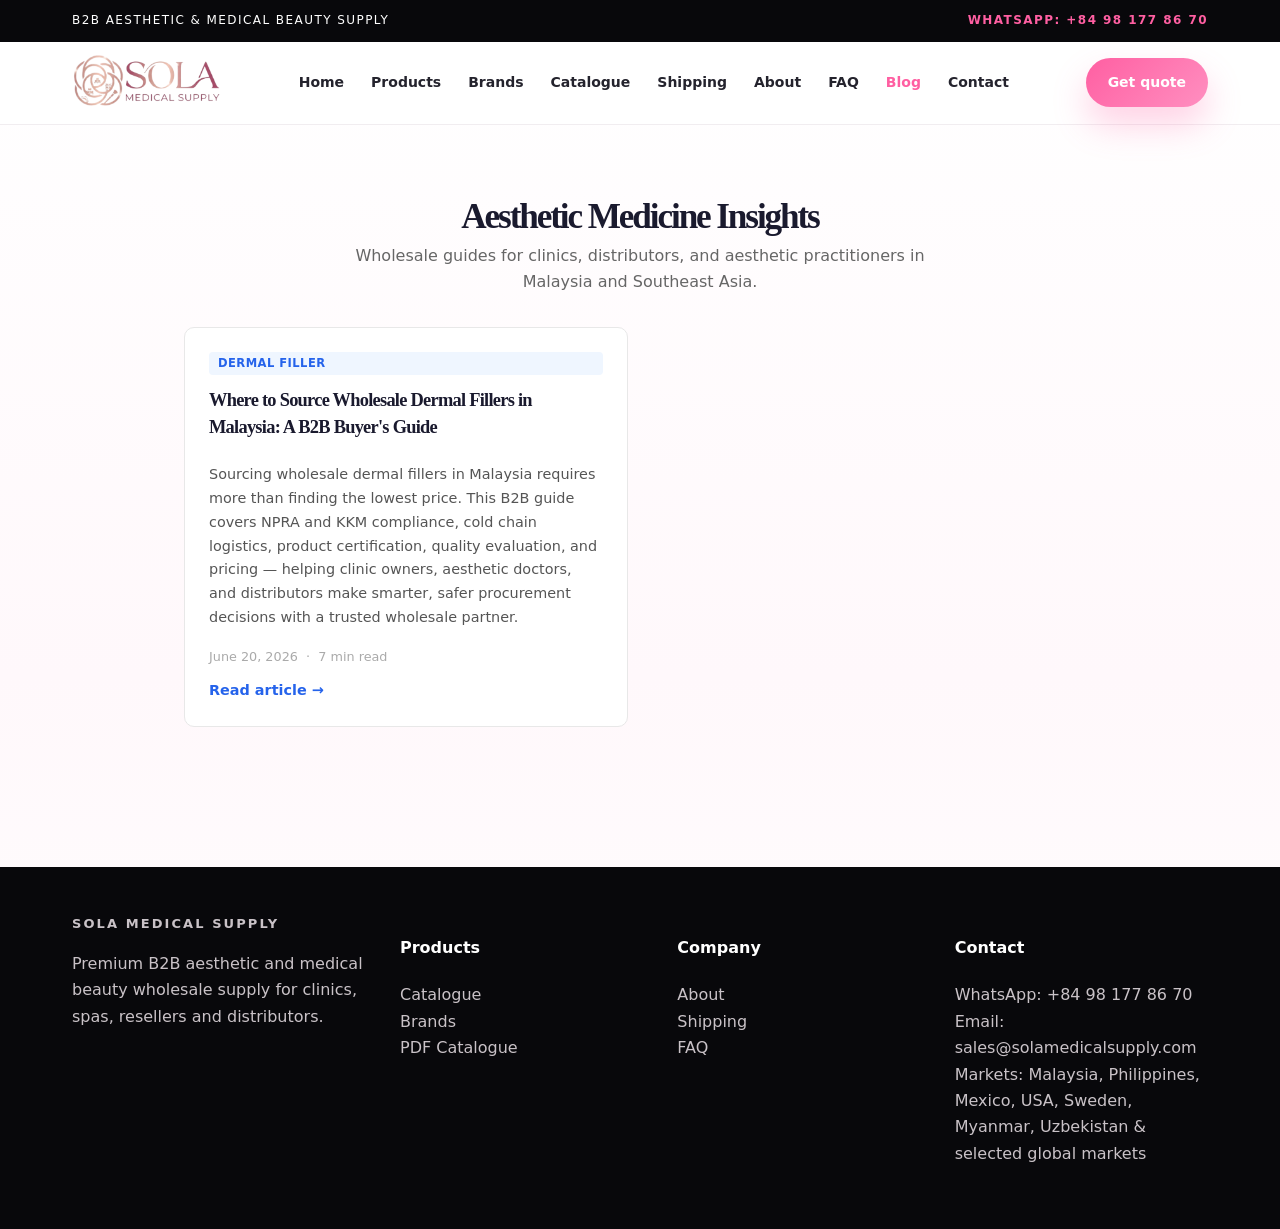
<file: blog/index.html>
<!DOCTYPE html>
<html lang="en">
<head>
  <meta charset="UTF-8">
  <meta name="viewport" content="width=device-width, initial-scale=1.0">
  <title>Blog | SOLA Medical Supply</title>
  <meta name="description" content="Wholesale aesthetic medicine insights for B2B buyers in Malaysia and Southeast Asia — dermal fillers, botox, meso, IV whitening guides.">
  <link rel="canonical" href="https://www.solamedicalsupply.com/blog/">
  <link rel="icon" href="assets/icons/logo.png">
  <link rel="stylesheet" href="../assets/css/style.css">
  
    <style>
      .blog-header { text-align: center; padding: 3rem 1rem 2rem; }
      .blog-header h1 { font-size: 2.2rem; color: #1a1a2e; margin-bottom: 0.5rem; }
      .blog-header p { color: #666; max-width: 600px; margin: 0 auto; }
      .posts-grid { max-width: 960px; margin: 0 auto; padding: 0 1.5rem 5rem;
        display: grid; grid-template-columns: repeat(auto-fill, minmax(380px, 1fr)); gap: 1.5rem; }
      .post-card { border: 1px solid #e8e8e8; border-radius: 10px; background: #fff;
        display: flex; flex-direction: column; }
      .post-card-body { padding: 1.5rem; display: flex; flex-direction: column; flex: 1; }
      .post-category { display: inline-block; background: #eff6ff; color: #2563eb;
        font-size: 0.72rem; padding: 2px 9px; border-radius: 4px; font-weight: 700;
        text-transform: uppercase; letter-spacing: .04em; }
      .post-card h2 { font-size: 1.15rem; margin: 0.75rem 0 0.5rem; line-height: 1.45; }
      .post-card h2 a { color: #1a1a2e; text-decoration: none; }
      .post-card h2 a:hover { color: #2563eb; }
      .post-excerpt { color: #555; font-size: 0.9rem; line-height: 1.65; flex: 1; margin-bottom: 1rem; }
      .post-meta-line { color: #aaa; font-size: 0.8rem; margin-bottom: 0.75rem; }
      .read-more { color: #2563eb; font-size: 0.9rem; text-decoration: none; font-weight: 600; }
      .read-more:hover { text-decoration: underline; }
      .no-posts { text-align: center; color: #999; padding: 4rem 0; }
    </style>
</head>
<body>
  <div class="topbar">
    <div class="wrap"><span>B2B aesthetic &amp; medical beauty supply</span><b>WhatsApp: +84 98 177 86 70</b></div>
  </div>
  <nav class="nav">
    <div class="wrap nav-inner">
      <a class="brand" href="/index.html"><span class="logo"><img src="/assets/icons/logoNgang.png" alt="SOLA Medical Supply" style="width:150px"></span></a>
            <div class="links">
        <a class="" href="/index.html">Home</a>
        <a class="" href="/products.html">Products</a>
        <a class="" href="/brands.html">Brands</a>
        <a class="" href="/catalogue.html">Catalogue</a>
        <a class="" href="/shipping.html">Shipping</a>
        <a class="" href="/about.html">About</a>
        <a class="" href="/faq.html">FAQ</a>
        <a class="active" href="/blog/index.html">Blog</a>
        <a class="" href="/contact.html">Contact</a>
      </div>
      <a class="btn primary" href="https://wa.me/84981778670" target="_blank">Get quote</a>
    </div>
  </nav>
  <main>
    <div class="blog-header">
      <h1>Aesthetic Medicine Insights</h1>
      <p>Wholesale guides for clinics, distributors, and aesthetic practitioners in Malaysia and Southeast Asia.</p>
    </div>
    <div class="posts-grid">
    <article class="post-card">
      <div class="post-card-body">
        <span class="post-category">Dermal Filler</span>
        <h2><a href="/blog/wholesale-dermal-filler-malaysia-b2b-buyers-guide.html">Where to Source Wholesale Dermal Fillers in Malaysia: A B2B Buyer's Guide</a></h2>
        <p class="post-excerpt">Sourcing wholesale dermal fillers in Malaysia requires more than finding the lowest price. This B2B guide covers NPRA and KKM compliance, cold chain logistics, product certification, quality evaluation, and pricing — helping clinic owners, aesthetic doctors, and distributors make smarter, safer procurement decisions with a trusted wholesale partner.</p>
        <div class="post-meta-line">June 20, 2026 &nbsp;·&nbsp; 7 min read</div>
        <a class="read-more" href="/blog/wholesale-dermal-filler-malaysia-b2b-buyers-guide.html">Read article →</a>
      </div>
    </article>
    </div>
  </main>
  <footer class="footer">
    <div class="wrap footer-grid">
        <div>
            <a class="brand" href="index.html">
                <span>SOLA Medical Supply</span>
            </a>
            <p>Premium B2B aesthetic and medical beauty wholesale supply for clinics, spas, resellers and
                distributors.</p>
        </div>
        <div>
            <h4>Products</h4>
            <a href="products.html">Catalogue</a><br>
            <a href="brands.html">Brands</a><br>
            <a href="catalogue.html">PDF Catalogue</a>
        </div>
        <div>
            <h4>Company</h4>
            <a href="about.html">About</a><br>
            <a href="shipping.html">Shipping</a><br>
            <a href="faq.html">FAQ</a>
        </div>
        <div>
            <h4>Contact</h4>
            <p>
                WhatsApp: +84 98 177 86 70<br>
                Email: sales@solamedicalsupply.com<br>
                Markets: Malaysia, Philippines, Mexico, USA, Sweden, Myanmar, Uzbekistan & selected global markets
            </p>
        </div>
    </div>
</footer>
</body>
</html>
</file>
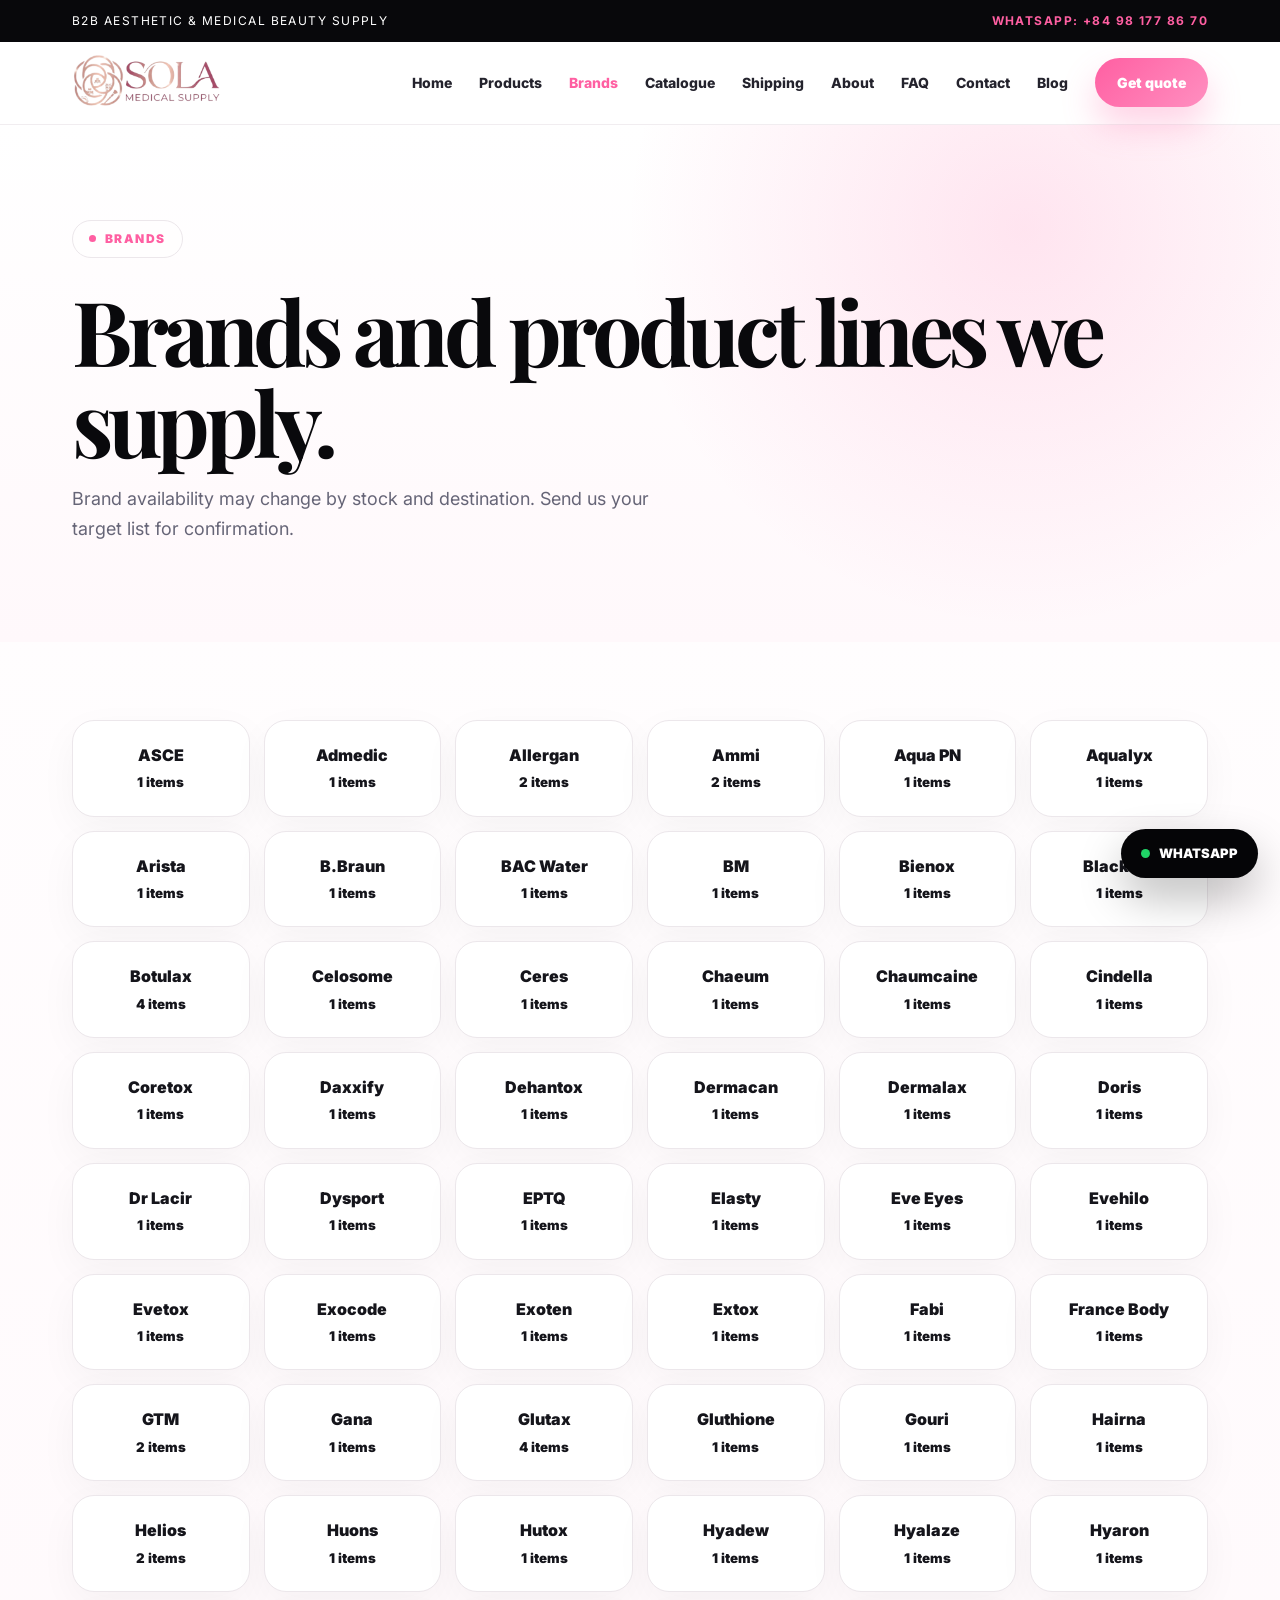
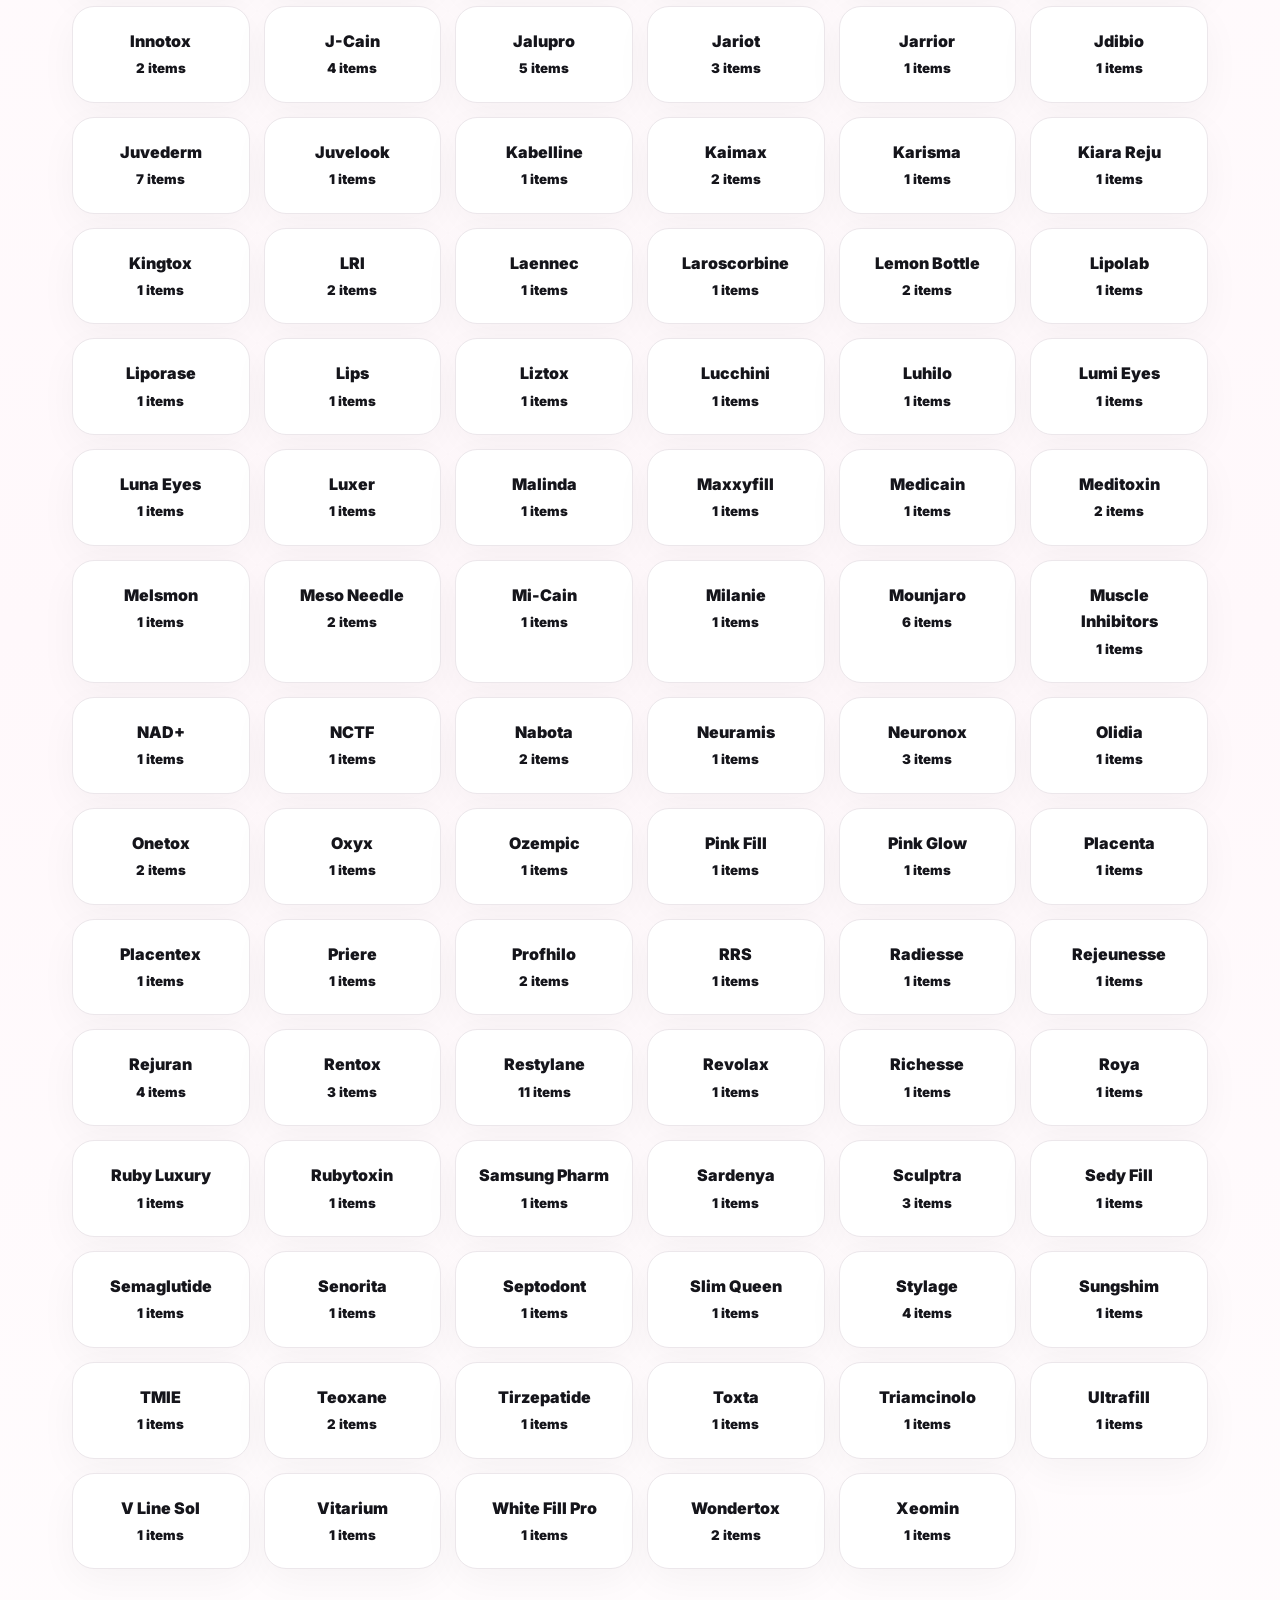
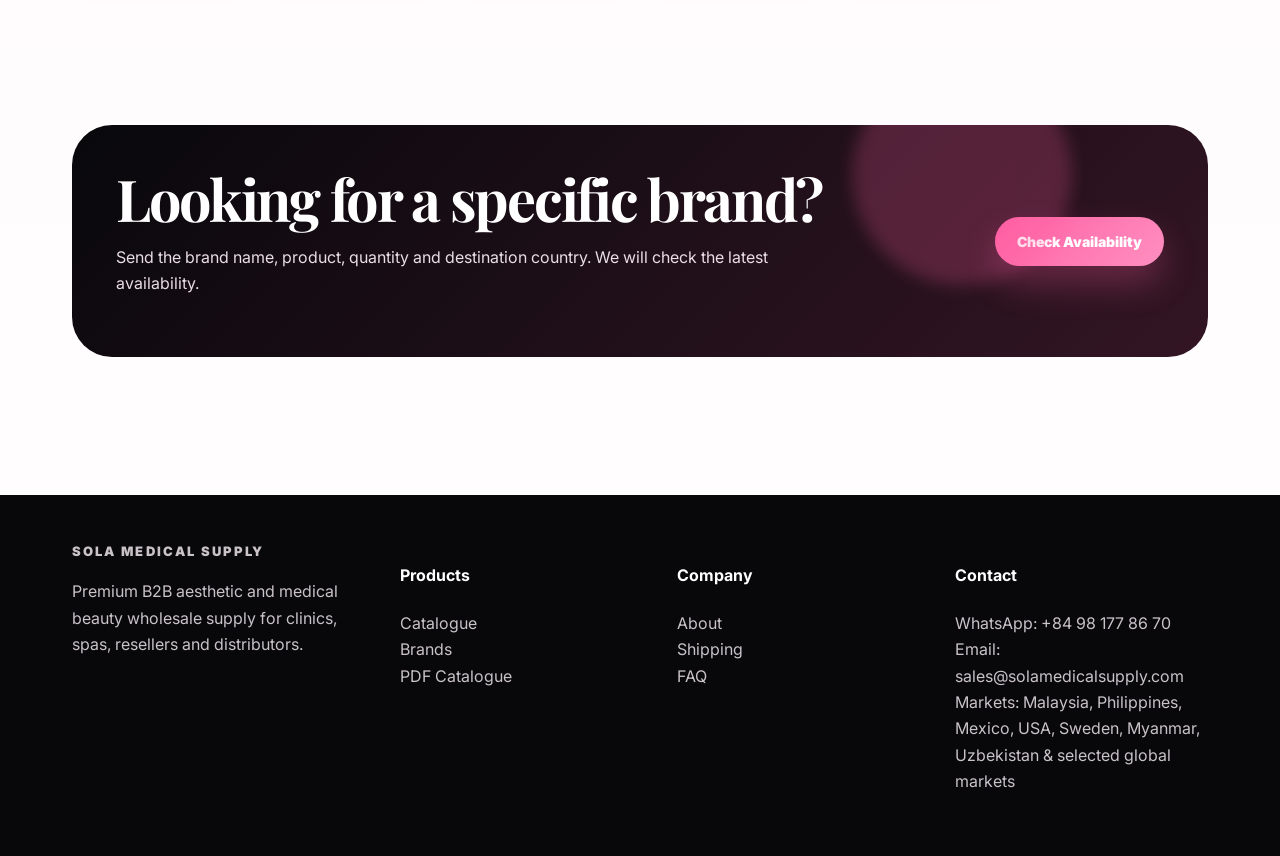
<file: brands.html>
<!doctype html>
<html lang="en">

<head>
    <meta charset="utf-8">
    <meta name="viewport" content="width=device-width,initial-scale=1">
    <title>Brands | SOLA Medical Supply</title>
    <meta name="description"
        content="Premium B2B aesthetic and medical beauty wholesale catalogue for SOLA Medical Supply.">
    <link rel="icon" href="assets/icons/logo.png">
    <link rel="preconnect" href="https://fonts.googleapis.com">
    <link rel="preconnect" href="https://fonts.gstatic.com" crossorigin>
    <link
        href="https://fonts.googleapis.com/css2?family=Inter:wght@400;600;700;800;900&family=Playfair+Display:wght@700;800;900&display=swap"
        rel="stylesheet">
    <link rel="stylesheet" href="assets/css/style.css">
</head>

<body>
    <div class="topbar">
        <div class="wrap"><span>B2B aesthetic & medical beauty supply</span><b>WhatsApp: +84 98 177 86 70</b></div>
    </div>
    <nav class="nav">
        <div class="wrap nav-inner"><a class="brand" href="index.html"><span class="logo"><img src="assets/icons/logoNgang.png" alt="SOLA order packing" style="width:150px ;"></span></a><button class="menu">Menu</button>
            <div class="links"><a class="" href="index.html">Home</a><a class="" href="products.html">Products</a><a
                    class="active" href="brands.html">Brands</a><a class="" href="catalogue.html">Catalogue</a><a
                    class="" href="shipping.html">Shipping</a><a class="" href="about.html">About</a><a class=""
                    href="faq.html">FAQ</a><a class="" href="contact.html">Contact</a><a href="/blog/index.html">Blog</a><a class="btn primary" data-wa
                    target="_blank">Get quote</a></div>
        </div>
    </nav>
    <section class="hero">
        <div class="wrap"><span class="eyebrow">Brands</span>
            <h1>Brands and product lines we supply.</h1>
            <p class="lead">Brand availability may change by stock and destination. Send us your target list for
                confirmation.</p>
        </div>
    </section>
    <section>
        <div class="wrap">
            <div class="brand-grid" data-brands-grid></div>
        </div>
    </section>
    <section>
        <div class="wrap">
            <div class="band">
                <div>
                    <h2>Looking for a specific brand?</h2>
                    <p>Send the brand name, product, quantity and destination country. We will check the latest
                        availability.</p>
                </div><a class="btn primary" data-wa target="_blank">Check Availability</a>
            </div>
        </div>
    </section><a class="whatsapp" data-wa target="_blank">WHATSAPP</a>
    <footer class="footer">
        <div class="wrap footer-grid">
            <div>
                <a class="brand" href="index.html">
                    <span>SOLA Medical Supply</span>
                </a>
                <p>Premium B2B aesthetic and medical beauty wholesale supply for clinics, spas, resellers and
                    distributors.</p>
            </div>
            <div>
                <h4>Products</h4>
                <a href="products.html">Catalogue</a><br>
                <a href="brands.html">Brands</a><br>
                <a href="catalogue.html">PDF Catalogue</a>
            </div>
            <div>
                <h4>Company</h4>
                <a href="about.html">About</a><br>
                <a href="shipping.html">Shipping</a><br>
                <a href="faq.html">FAQ</a>
            </div>
            <div>
                <h4>Contact</h4>
                <p>
                    WhatsApp: +84 98 177 86 70<br>
                    Email: sales@solamedicalsupply.com<br>
                    Markets: Malaysia, Philippines, Mexico, USA, Sweden, Myanmar, Uzbekistan & selected global markets
                </p>
            </div>
        </div>
    </footer>

    <script src="assets/data/products.js"></script>
    <script src="assets/js/main.js"></script>

    <script type="application/ld+json">
    {
        "@context":"https://schema.org",
        "@type":"Organization",
        "name":"SOLA Medical Supply",
        "email":"sales@solamedicalsupply.com",
        "url":"https://www.solamedicalsupply.com",
        "contactPoint":{
            "@type":"ContactPoint",
            "telephone":"+84981778670",
            "contactType":"sales"
        },
        "areaServed":["Malaysia","Philippines","Mexico","United States","Sweden","Myanmar","Uzbekistan"]
    }
    <script src="assets/data/products.js"></script>
    <script src="assets/js/main.js"></script>
    <script
        type="application/ld+json">{"@context":"https://schema.org","@type":"Organization","name":"SOLA Medical Supply","email":"solamedicalsupply@gmail.com","url":"https://solamedicalsupply.com","contactPoint":{"@type":"ContactPoint","telephone":"+84981778670","contactType":"sales"}}</script>
</body>

</html>
</file>
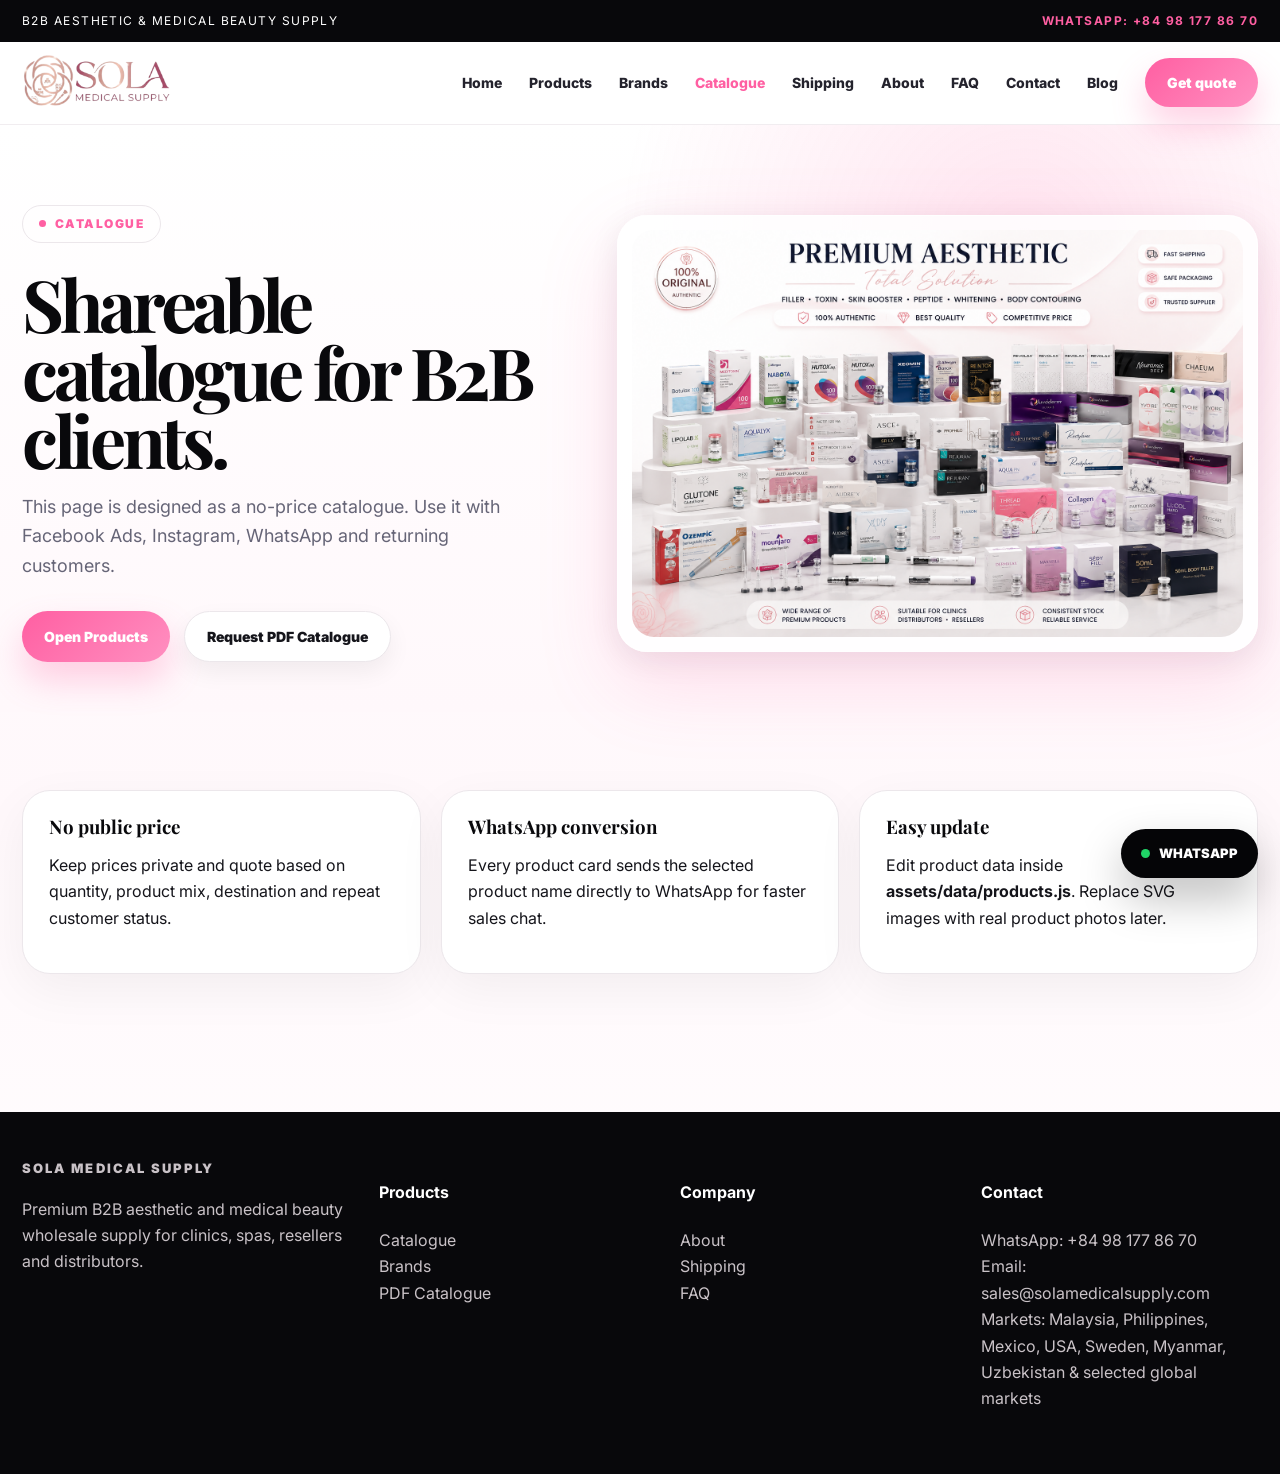
<file: catalogue.html>
<!doctype html>
<html lang="en">

<head>
    <meta charset="utf-8">
    <meta name="viewport" content="width=device-width,initial-scale=1">
    <title>Catalogue | SOLA Medical Supply</title>
    <meta name="description"
        content="Premium B2B aesthetic and medical beauty wholesale catalogue for SOLA Medical Supply.">
    <link rel="icon" href="assets/icons/logo.png">
    <link rel="preconnect" href="https://fonts.googleapis.com">
    <link rel="preconnect" href="https://fonts.gstatic.com" crossorigin>
    <link
        href="https://fonts.googleapis.com/css2?family=Inter:wght@400;600;700;800;900&family=Playfair+Display:wght@700;800;900&display=swap"
        rel="stylesheet">
    <link rel="stylesheet" href="assets/css/style.css">
</head>

<body>
<style>
    .hero{
        padding:80px 0 50px;
    }
    
    .wrap{
        max-width:1380px;
    }
    
    .hero-grid{
        display:grid;
        grid-template-columns:.9fr 1.1fr;
        align-items:center;
        gap:70px;
    }
    
    .hero h1{
        font-size:72px;
        line-height:.95;
    }
    
    .hero-catalog-card{
        width:100%;
        max-width:800px;
        margin-left:auto;
        padding:14px;
        border-radius:30px;
        background:rgba(255,255,255,.82);
        border:1px solid rgba(255,255,255,.95);
        box-shadow:
            0 30px 80px rgba(255,95,162,.18),
            0 8px 30px rgba(15,23,42,.08);
    }
    
    .hero-catalog-card img{
        width:100%;
        display:block;
        border-radius:22px;
    }
    @media (max-width:768px){
    .hero{
        padding:55px 0 80px;
    }

    .hero-grid{
        grid-template-columns:1fr;
        gap:32px;
    }

    .hero h1{
        font-size:44px;
        line-height:1;
    }

    .hero-catalog-card{
        max-width:100%;
        margin:0;
        padding:10px;
        border-radius:24px;
    }

    .hero-catalog-card img{
        border-radius:18px;
    }

    body{
        padding-bottom:90px;
    }
}
    </style>
    <div class="topbar">
        <div class="wrap"><span>B2B aesthetic & medical beauty supply</span><b>WhatsApp: +84 98 177 86 70</b></div>
    </div>
    <nav class="nav">
        <div class="wrap nav-inner"><a class="brand" href="index.html"><span class="logo"><img src="assets/icons/logoNgang.png" alt="SOLA order packing" style="width:150px ;"></span></a><button class="menu">Menu</button>
            <div class="links"><a class="" href="index.html">Home</a><a class="" href="products.html">Products</a><a
                    class="" href="brands.html">Brands</a><a class="active" href="catalogue.html">Catalogue</a><a
                    class="" href="shipping.html">Shipping</a><a class="" href="about.html">About</a><a class=""
                    href="faq.html">FAQ</a><a class="" href="contact.html">Contact</a><a href="/blog/index.html">Blog</a><a class="btn primary" data-wa
                    target="_blank">Get quote</a></div>
        </div>
    </nav>
    <section class="hero">
        <div class="wrap hero-grid">
            <div><span class="eyebrow">Catalogue</span>
                <h1>Shareable catalogue for B2B clients.</h1>
                <p class="lead">This page is designed as a no-price catalogue. Use it with Facebook Ads, Instagram,
                    WhatsApp and returning customers.</p>
                <div class="hero-actions"><a class="btn primary" href="products.html">Open Products</a><a class="btn"
                        data-wa target="_blank">Request PDF Catalogue</a></div>
            </div>
            <div class="hero-catalog-card">
                <img src="assets/images/solaCatalog.png" alt="SOLA catalogue cover">
            </div>
        </div>
    </section>
    <section>
        <div class="wrap grid-3">
            <div class="card">
                <h3>No public price</h3>
                <p>Keep prices private and quote based on quantity, product mix, destination and repeat customer status.
                </p>
            </div>
            <div class="card">
                <h3>WhatsApp conversion</h3>
                <p>Every product card sends the selected product name directly to WhatsApp for faster sales chat.</p>
            </div>
            <div class="card">
                <h3>Easy update</h3>
                <p>Edit product data inside <b>assets/data/products.js</b>. Replace SVG images with real product photos
                    later.</p>
            </div>
        </div>
    </section><a class="whatsapp" data-wa target="_blank">WHATSAPP</a>
    <footer class="footer">
        <div class="wrap footer-grid">
            <div>
                <a class="brand" href="index.html">
                    <span>SOLA Medical Supply</span>
                </a>
                <p>Premium B2B aesthetic and medical beauty wholesale supply for clinics, spas, resellers and
                    distributors.</p>
            </div>
            <div>
                <h4>Products</h4>
                <a href="products.html">Catalogue</a><br>
                <a href="brands.html">Brands</a><br>
                <a href="catalogue.html">PDF Catalogue</a>
            </div>
            <div>
                <h4>Company</h4>
                <a href="about.html">About</a><br>
                <a href="shipping.html">Shipping</a><br>
                <a href="faq.html">FAQ</a>
            </div>
            <div>
                <h4>Contact</h4>
                <p>
                    WhatsApp: +84 98 177 86 70<br>
                    Email: sales@solamedicalsupply.com<br>
                    Markets: Malaysia, Philippines, Mexico, USA, Sweden, Myanmar, Uzbekistan & selected global markets
                </p>
            </div>
        </div>
    </footer>

    <script src="assets/data/products.js"></script>
    <script src="assets/js/main.js"></script>

    <script type="application/ld+json">
    {
        "@context":"https://schema.org",
        "@type":"Organization",
        "name":"SOLA Medical Supply",
        "email":"sales@solamedicalsupply.com",
        "url":"https://www.solamedicalsupply.com",
        "contactPoint":{
            "@type":"ContactPoint",
            "telephone":"+84981778670",
            "contactType":"sales"
        },
        "areaServed":["Malaysia","Philippines","Mexico","United States","Sweden","Myanmar","Uzbekistan"]
    }
    <script src="assets/data/products.js"></script>
    <script src="assets/js/main.js"></script>
    <script
        type="application/ld+json">{"@context":"https://schema.org","@type":"Organization","name":"SOLA Medical Supply","email":"solamedicalsupply@gmail.com","url":"https://solamedicalsupply.com","contactPoint":{"@type":"ContactPoint","telephone":"+84981778670","contactType":"sales"}}</script>
</body>

</html>
</file>
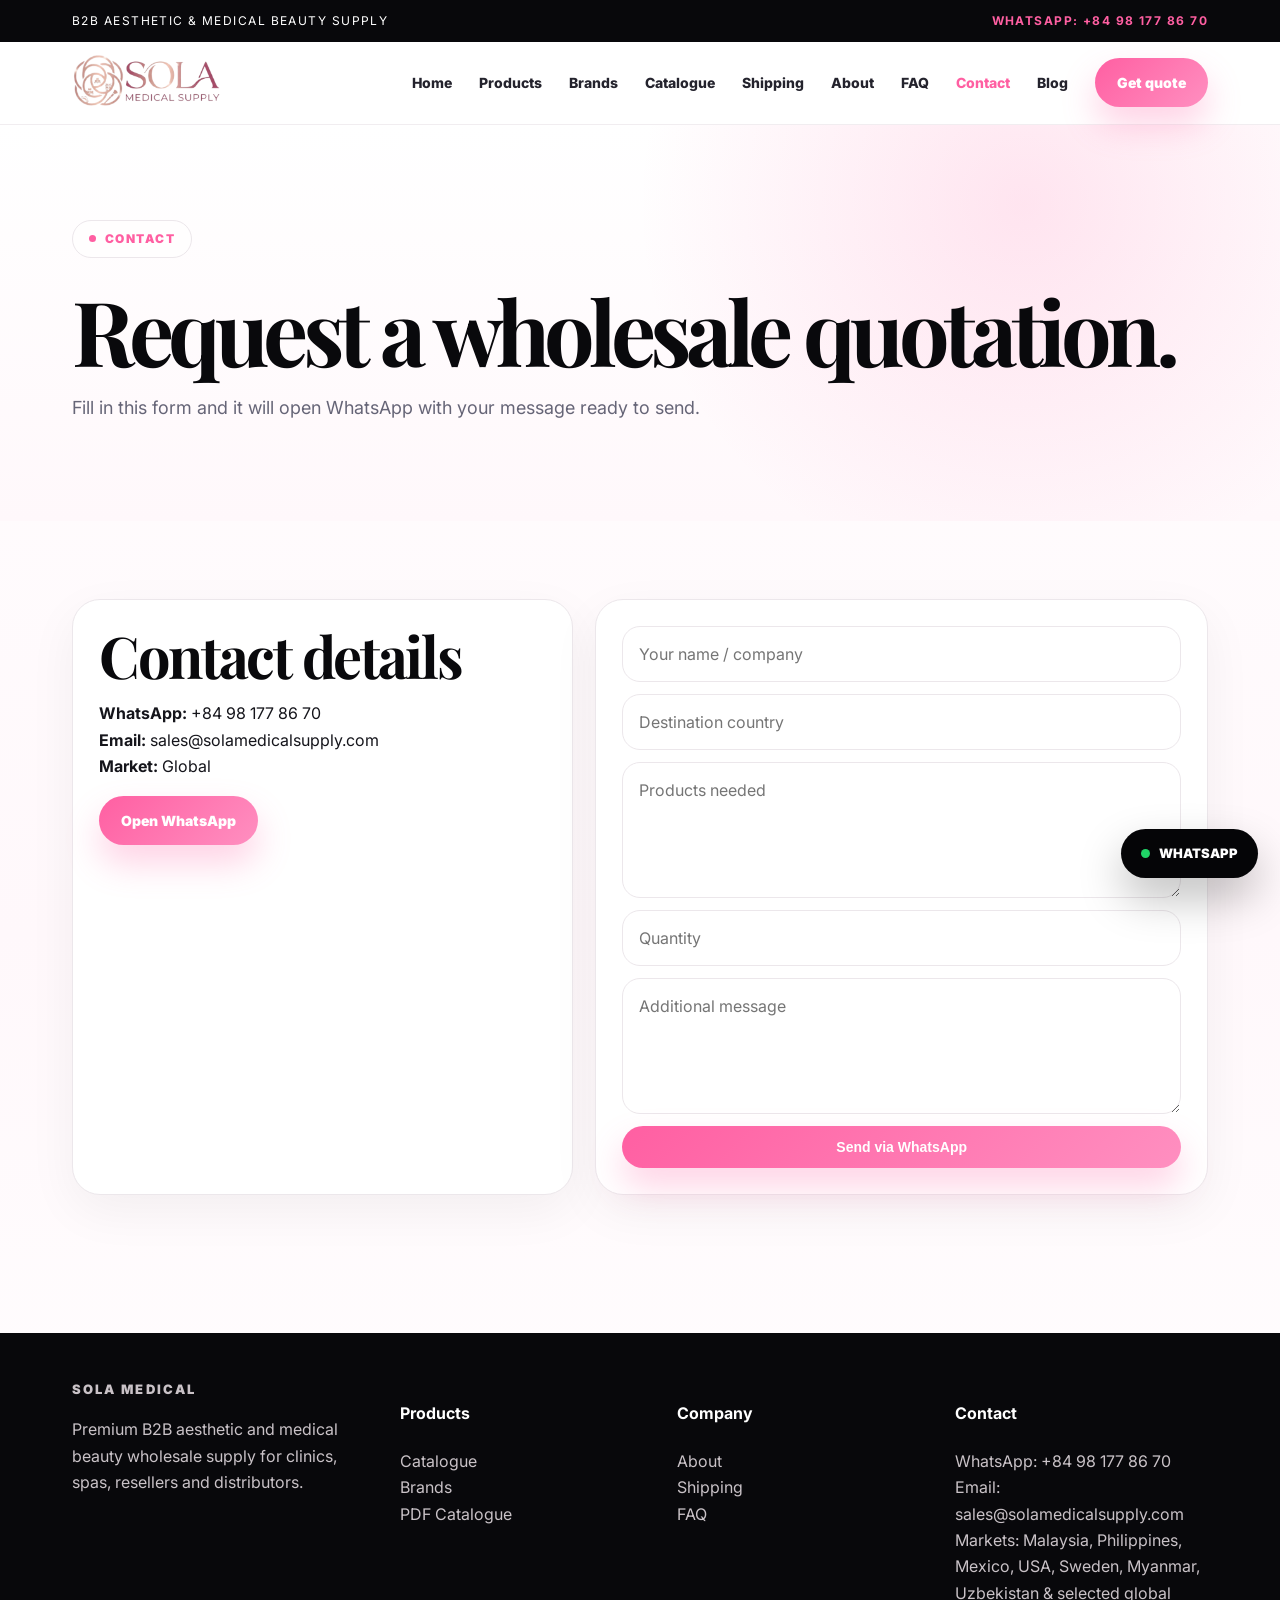
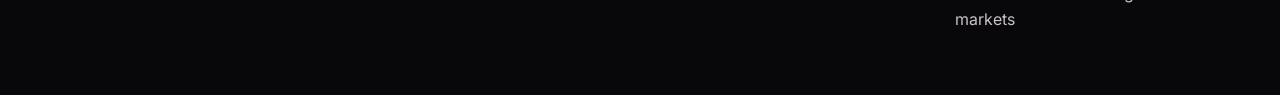
<file: contact.html>
<!doctype html>
<html lang="en">

<head>
    <meta charset="utf-8">
    <meta name="viewport" content="width=device-width,initial-scale=1">
    <title>Contact | SOLA Medical Supply</title>
    <meta name="description"
        content="Premium B2B aesthetic and medical beauty wholesale catalogue for SOLA Medical Supply.">
    <link rel="icon" href="assets/icons/logo.png">
    <link rel="preconnect" href="https://fonts.googleapis.com">
    <link rel="preconnect" href="https://fonts.gstatic.com" crossorigin>
    <link
        href="https://fonts.googleapis.com/css2?family=Inter:wght@400;600;700;800;900&family=Playfair+Display:wght@700;800;900&display=swap"
        rel="stylesheet">
    <link rel="stylesheet" href="assets/css/style.css">
</head>

<body>
    <div class="topbar">
        <div class="wrap"><span>B2B aesthetic & medical beauty supply</span><b>WhatsApp: +84 98 177 86 70</b></div>
    </div>
    <nav class="nav">
        <div class="wrap nav-inner"><a class="brand" href="index.html"><span class="logo"><img
                        src="assets/icons/logoNgang.png" alt="SOLA order packing"
                        style="width:150px ;"></span></a><button class="menu">Menu</button>
            <div class="links"><a class="" href="index.html">Home</a><a class="" href="products.html">Products</a><a
                    class="" href="brands.html">Brands</a><a class="" href="catalogue.html">Catalogue</a><a class=""
                    href="shipping.html">Shipping</a><a class="" href="about.html">About</a><a class=""
                    href="faq.html">FAQ</a><a class="active" href="contact.html">Contact</a><a href="/blog/index.html">Blog</a><a class="btn primary"
                    data-wa target="_blank">Get quote</a></div>
        </div>
    </nav>
    <section class="hero">
        <div class="wrap"><span class="eyebrow">Contact</span>
            <h1>Request a wholesale quotation.</h1>
            <p class="lead">Fill in this form and it will open WhatsApp with your message ready to send.</p>
        </div>
    </section>
    <section>
        <div class="wrap contact-grid">
            <div class="card">
                <h2>Contact details</h2>
                <p><b>WhatsApp:</b> +84 98 177 86 70<br><b>Email:</b> sales@solamedicalsupply.com<br><b>Market:</b>
                    Global</p><a class="btn primary" data-wa target="_blank">Open WhatsApp</a>
            </div>
            <form class="card form" data-quote-form><input class="input" name="name"
                    placeholder="Your name / company"><input class="input" name="country"
                    placeholder="Destination country"><textarea name="products" rows="4"
                    placeholder="Products needed"></textarea><input class="input" name="quantity"
                    placeholder="Quantity"><textarea name="message" rows="4"
                    placeholder="Additional message"></textarea><button class="btn primary" type="submit">Send via
                    WhatsApp</button></form>
        </div>
    </section><a class="whatsapp" data-wa target="_blank">WHATSAPP</a>
    <footer class="footer">
        <div class="wrap footer-grid">
            <div>
                <a class="brand" href="index.html">
                    <span>SOLA Medical</span>
                </a>
                <p>Premium B2B aesthetic and medical beauty wholesale supply for clinics, spas, resellers and
                    distributors.</p>
            </div>
            <div>
                <h4>Products</h4>
                <a href="products.html">Catalogue</a><br>
                <a href="brands.html">Brands</a><br>
                <a href="catalogue.html">PDF Catalogue</a>
            </div>
            <div>
                <h4>Company</h4>
                <a href="about.html">About</a><br>
                <a href="shipping.html">Shipping</a><br>
                <a href="faq.html">FAQ</a>
            </div>
            <div>
                <h4>Contact</h4>
                <p>
                    WhatsApp: +84 98 177 86 70<br>
                    Email: sales@solamedicalsupply.com<br>
                    Markets: Malaysia, Philippines, Mexico, USA, Sweden, Myanmar, Uzbekistan & selected global markets
                </p>
            </div>
        </div>
    </footer>

    <script src="assets/data/products.js"></script>
    <script src="assets/js/main.js"></script>

    <script type="application/ld+json">
    {
        "@context":"https://schema.org",
        "@type":"Organization",
        "name":"SOLA Medical Supply",
        "email":"sales@solamedicalsupply.com",
        "url":"https://www.solamedicalsupply.com",
        "contactPoint":{
            "@type":"ContactPoint",
            "telephone":"+84981778670",
            "contactType":"sales"
        },
        "areaServed":["Malaysia","Philippines","Mexico","United States","Sweden","Myanmar","Uzbekistan"]
    }
    </script>
    <script src="assets/data/products.js"></script>
    <script src="assets/js/main.js"></script>
    <script
        type="application/ld+json">{"@context":"https://schema.org","@type":"Organization","name":"SOLA Medical Supply","email":"solamedicalsupply@gmail.com","url":"https://solamedicalsupply.com","contactPoint":{"@type":"ContactPoint","telephone":"+84981778670","contactType":"sales"}}</script>
</body>

</html>
</file>
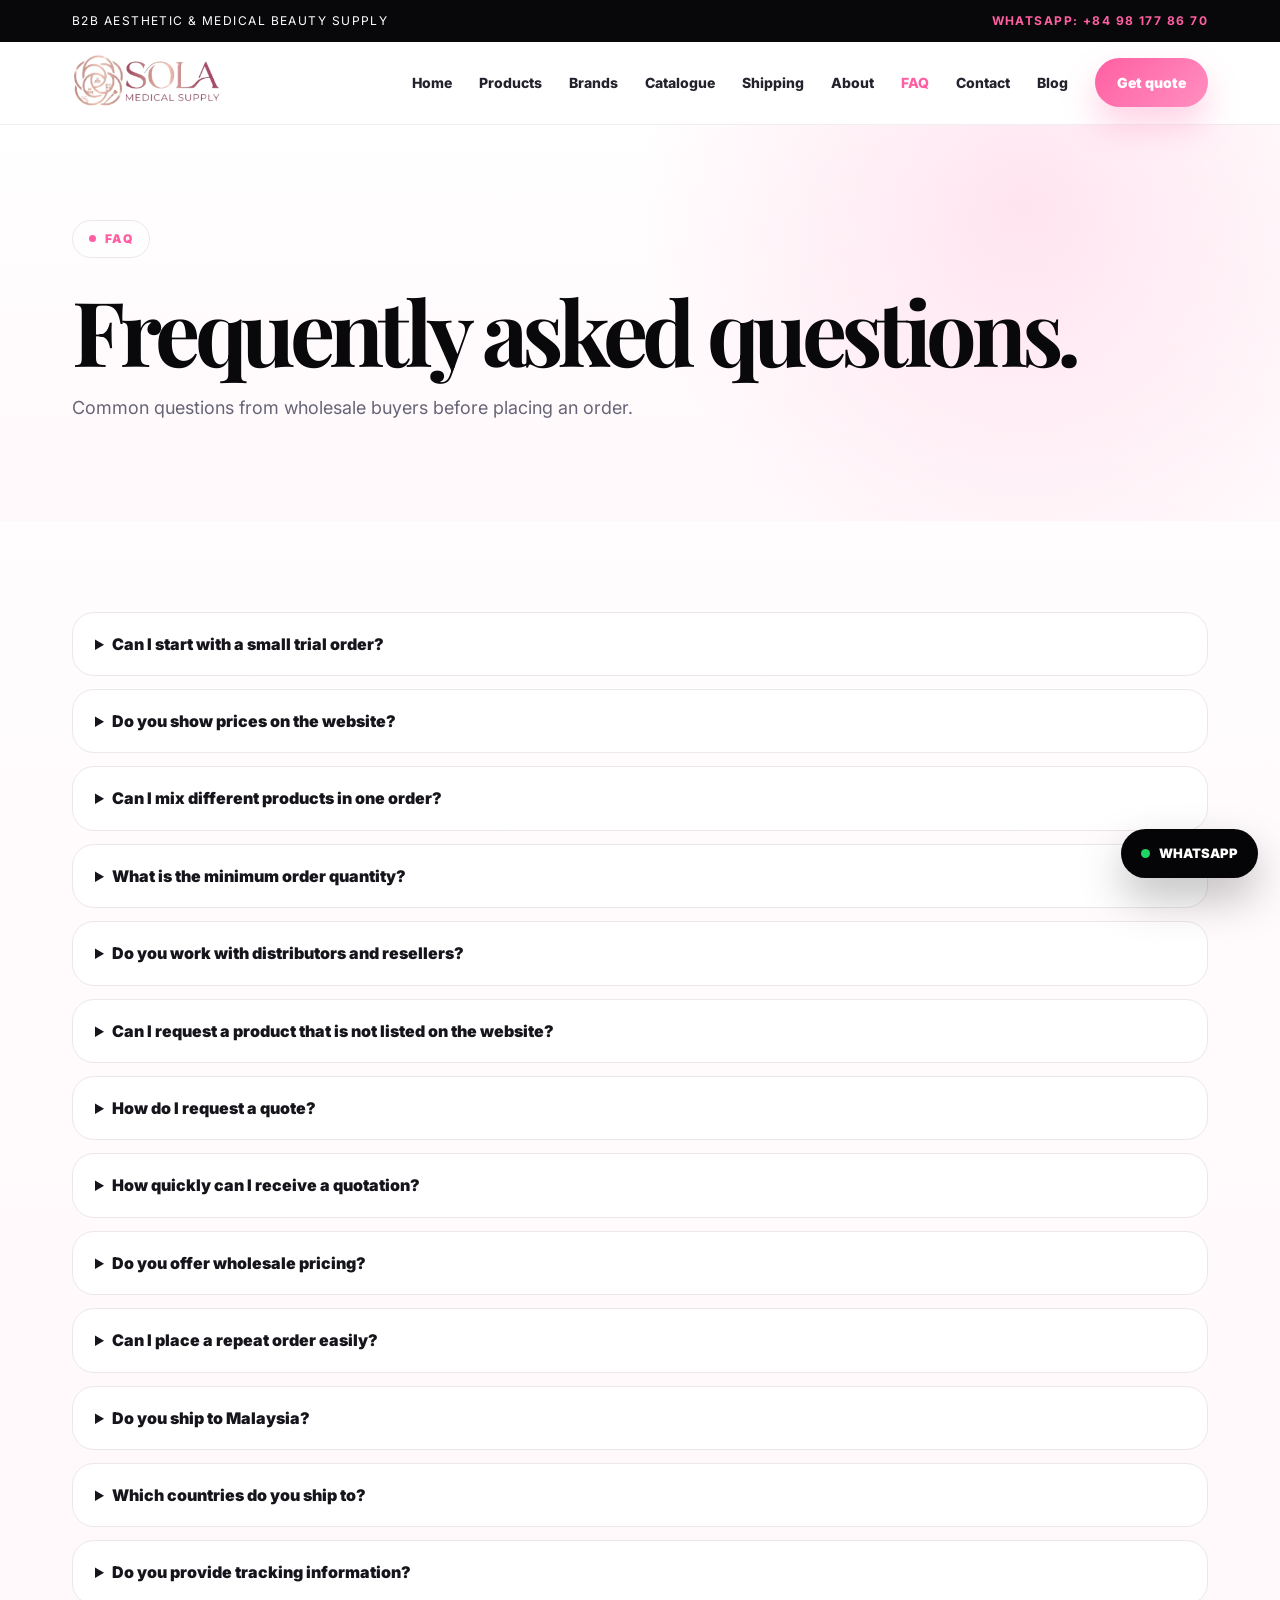
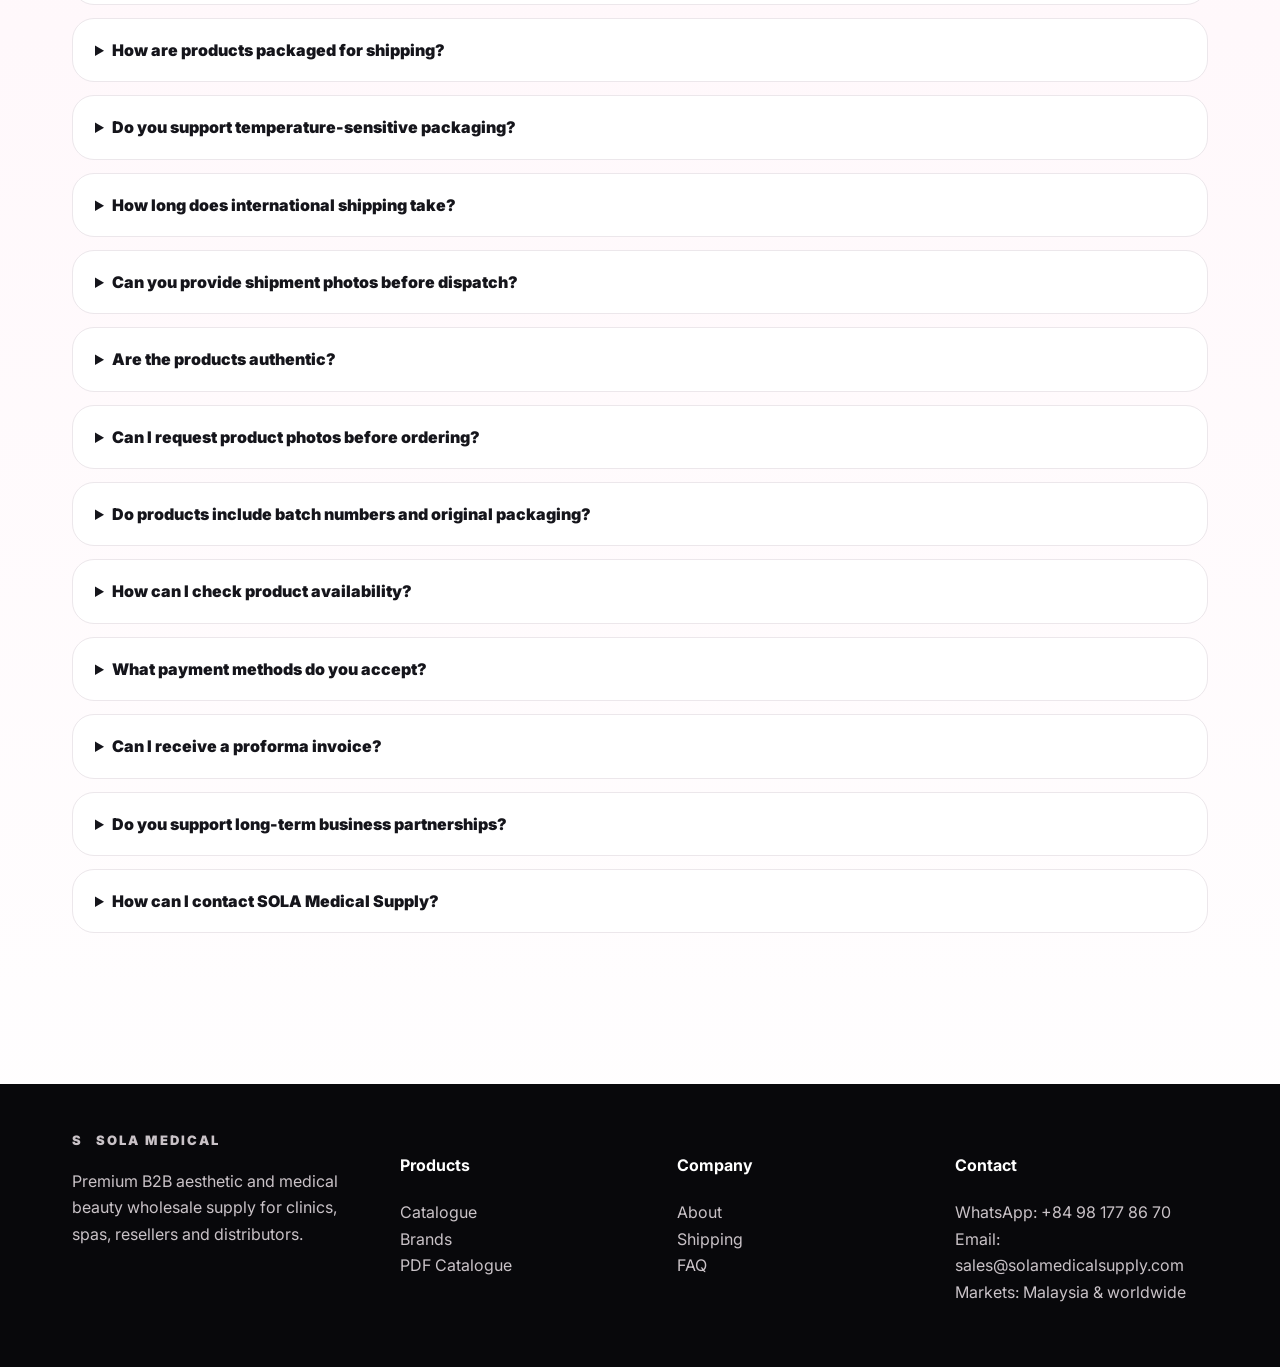
<file: faq.html>
<!doctype html>
<html lang="en">

<head>
    <meta charset="utf-8">
    <meta name="viewport" content="width=device-width,initial-scale=1">
    <title>FAQ | SOLA Medical Supply</title>
    <meta name="description"
        content="Premium B2B aesthetic and medical beauty wholesale catalogue for SOLA Medical Supply.">
    <link rel="icon" href="assets/icons/logo.png">
    <link rel="preconnect" href="https://fonts.googleapis.com">
    <link rel="preconnect" href="https://fonts.gstatic.com" crossorigin>
    <link
        href="https://fonts.googleapis.com/css2?family=Inter:wght@400;600;700;800;900&family=Playfair+Display:wght@700;800;900&display=swap"
        rel="stylesheet">
    <link rel="stylesheet" href="assets/css/style.css">
</head>

<body>
    <div class="topbar">
        <div class="wrap"><span>B2B aesthetic & medical beauty supply</span><b>WhatsApp: +84 98 177 86 70</b></div>
    </div>
    <nav class="nav">
        <div class="wrap nav-inner"><a class="brand" href="index.html"><span class="logo"><img
                        src="assets/icons/logoNgang.png" alt="SOLA order packing"
                        style="width:150px ;"></span></a><button class="menu">Menu</button>
            <div class="links"><a class="" href="index.html">Home</a><a class="" href="products.html">Products</a><a
                    class="" href="brands.html">Brands</a><a class="" href="catalogue.html">Catalogue</a><a class=""
                    href="shipping.html">Shipping</a><a class="" href="about.html">About</a><a class="active"
                    href="faq.html">FAQ</a><a class="" href="contact.html">Contact</a><a href="/blog/index.html">Blog</a><a class="btn primary" data-wa
                    target="_blank">Get quote</a>
                </div>
        </div>
    </nav>
    <section class="hero">
        <div class="wrap"><span class="eyebrow">FAQ</span>
            <h1>Frequently asked questions.</h1>
            <p class="lead">Common questions from wholesale buyers before placing an order.</p>
        </div>
    </section>
    <section class="faq">
        <div class="wrap">
            <details>
                <summary>Can I start with a small trial order?</summary>
                <p>Yes. Trial orders may be available depending on the product and destination country.</p>
            </details>
            
            <details>
                <summary>Do you show prices on the website?</summary>
                <p>No. This is a B2B catalogue. Please send your product list and quantity to receive the latest wholesale quotation.</p>
            </details>
            
            <details>
                <summary>Can I mix different products in one order?</summary>
                <p>Yes. Mixed orders are accepted depending on stock availability and shipping conditions.</p>
            </details>
            
            <details>
                <summary>What is the minimum order quantity?</summary>
                <p>There is no fixed MOQ for most products. Please contact us with your requirements for a customized quotation.</p>
            </details>
            
            <details>
                <summary>Do you work with distributors and resellers?</summary>
                <p>Yes. We regularly supply clinics, spas, wholesalers, distributors and beauty professionals in multiple countries.</p>
            </details>
            
            <details>
                <summary>Can I request a product that is not listed on the website?</summary>
                <p>Yes. We can help source selected aesthetic products depending on availability.</p>
            </details>
            
            <details>
                <summary>How do I request a quote?</summary>
                <p>Click any WhatsApp button and send product names, quantities and your destination country.</p>
            </details>
            
            <details>
                <summary>How quickly can I receive a quotation?</summary>
                <p>Most inquiries receive a reply within a few hours during business hours.</p>
            </details>
            
            <details>
                <summary>Do you offer wholesale pricing?</summary>
                <p>Yes. Pricing is based on product type, quantity and destination market.</p>
            </details>
            
            <details>
                <summary>Can I place a repeat order easily?</summary>
                <p>Yes. Returning customers can reorder directly through WhatsApp using previous order information.</p>
            </details>
            
            <details>
                <summary>Do you ship to Malaysia?</summary>
                <p>Yes. Malaysia is one of our primary markets and we support regular shipments.</p>
            </details>
            
            <details>
                <summary>Which countries do you ship to?</summary>
                <p>We support shipments to Malaysia, Philippines, USA, Mexico, Sweden, Myanmar, Uzbekistan and many other international destinations.</p>
            </details>
            
            <details>
                <summary>Do you provide tracking information?</summary>
                <p>Yes. Tracking details are provided once the shipment has been dispatched.</p>
            </details>
            
            <details>
                <summary>How are products packaged for shipping?</summary>
                <p>Products are packed carefully using suitable protective materials according to product requirements.</p>
            </details>
            
            <details>
                <summary>Do you support temperature-sensitive packaging?</summary>
                <p>Suitable packaging can be arranged depending on product type and shipping route.</p>
            </details>
            
            <details>
                <summary>How long does international shipping take?</summary>
                <p>Delivery time depends on destination country, customs processing and shipping method.</p>
            </details>
            
            <details>
                <summary>Can you provide shipment photos before dispatch?</summary>
                <p>Yes. Order photos and packing confirmation can be provided upon request.</p>
            </details>
            
            <details>
                <summary>Are the products authentic?</summary>
                <p>We focus on supplying authentic products from established brands and trusted supply channels.</p>
            </details>
            
            <details>
                <summary>Can I request product photos before ordering?</summary>
                <p>Yes. Product photos can be provided to help verify packaging and availability.</p>
            </details>
            
            <details>
                <summary>Do products include batch numbers and original packaging?</summary>
                <p>Available products are supplied in their original commercial packaging whenever applicable.</p>
            </details>
            
            <details>
                <summary>How can I check product availability?</summary>
                <p>Availability changes regularly. Contact us directly for the latest stock information.</p>
            </details>
            
            <details>
                <summary>What payment methods do you accept?</summary>
                <p>Available payment methods may include bank transfer, Wise, USDT, Paypal and other options depending on destination.</p>
            </details>
            
            <details>
                <summary>Can I receive a proforma invoice?</summary>
                <p>Yes. A quotation or invoice can be prepared before payment confirmation.</p>
            </details>
            
            <details>
                <summary>Do you support long-term business partnerships?</summary>
                <p>Yes. We welcome long-term cooperation with clinics, distributors and wholesale buyers.</p>
            </details>
            
            <details>
                <summary>How can I contact SOLA Medical Supply?</summary>
                <p>You can reach us through WhatsApp or the contact form on our website.</p>
            </details>
        </div>
    </section><a class="whatsapp" data-wa target="_blank">WHATSAPP</a>
    <footer class="footer">
        <div class="wrap footer-grid">
            <div><a class="brand" href="index.html"><span class="logo">S</span><span>SOLA Medical</span></a>
                <p>Premium B2B aesthetic and medical beauty wholesale supply for clinics, spas, resellers and
                    distributors.</p>
            </div>
            <div>
                <h4>Products</h4><a href="products.html">Catalogue</a><br><a href="brands.html">Brands</a><br><a
                    href="catalogue.html">PDF Catalogue</a>
            </div>
            <div>
                <h4>Company</h4><a href="about.html">About</a><br><a href="shipping.html">Shipping</a><br><a
                    href="faq.html">FAQ</a>
            </div>
            <div>
                <h4>Contact</h4>
                <p>WhatsApp: +84 98 177 86 70<br>Email: sales@solamedicalsupply.com<br>Markets: Malaysia & worldwide</p>
            </div>
        </div>
    </footer>
    <script src="assets/data/products.js"></script>
    <script src="assets/js/main.js"></script>
    <script
        type="application/ld+json">{"@context":"https://schema.org","@type":"Organization","name":"SOLA Medical Supply","email":"solamedicalsupply@gmail.com","url":"https://solamedicalsupply.com","contactPoint":{"@type":"ContactPoint","telephone":"+84981778670","contactType":"sales"}}</script>
</body>

</html>
</file>
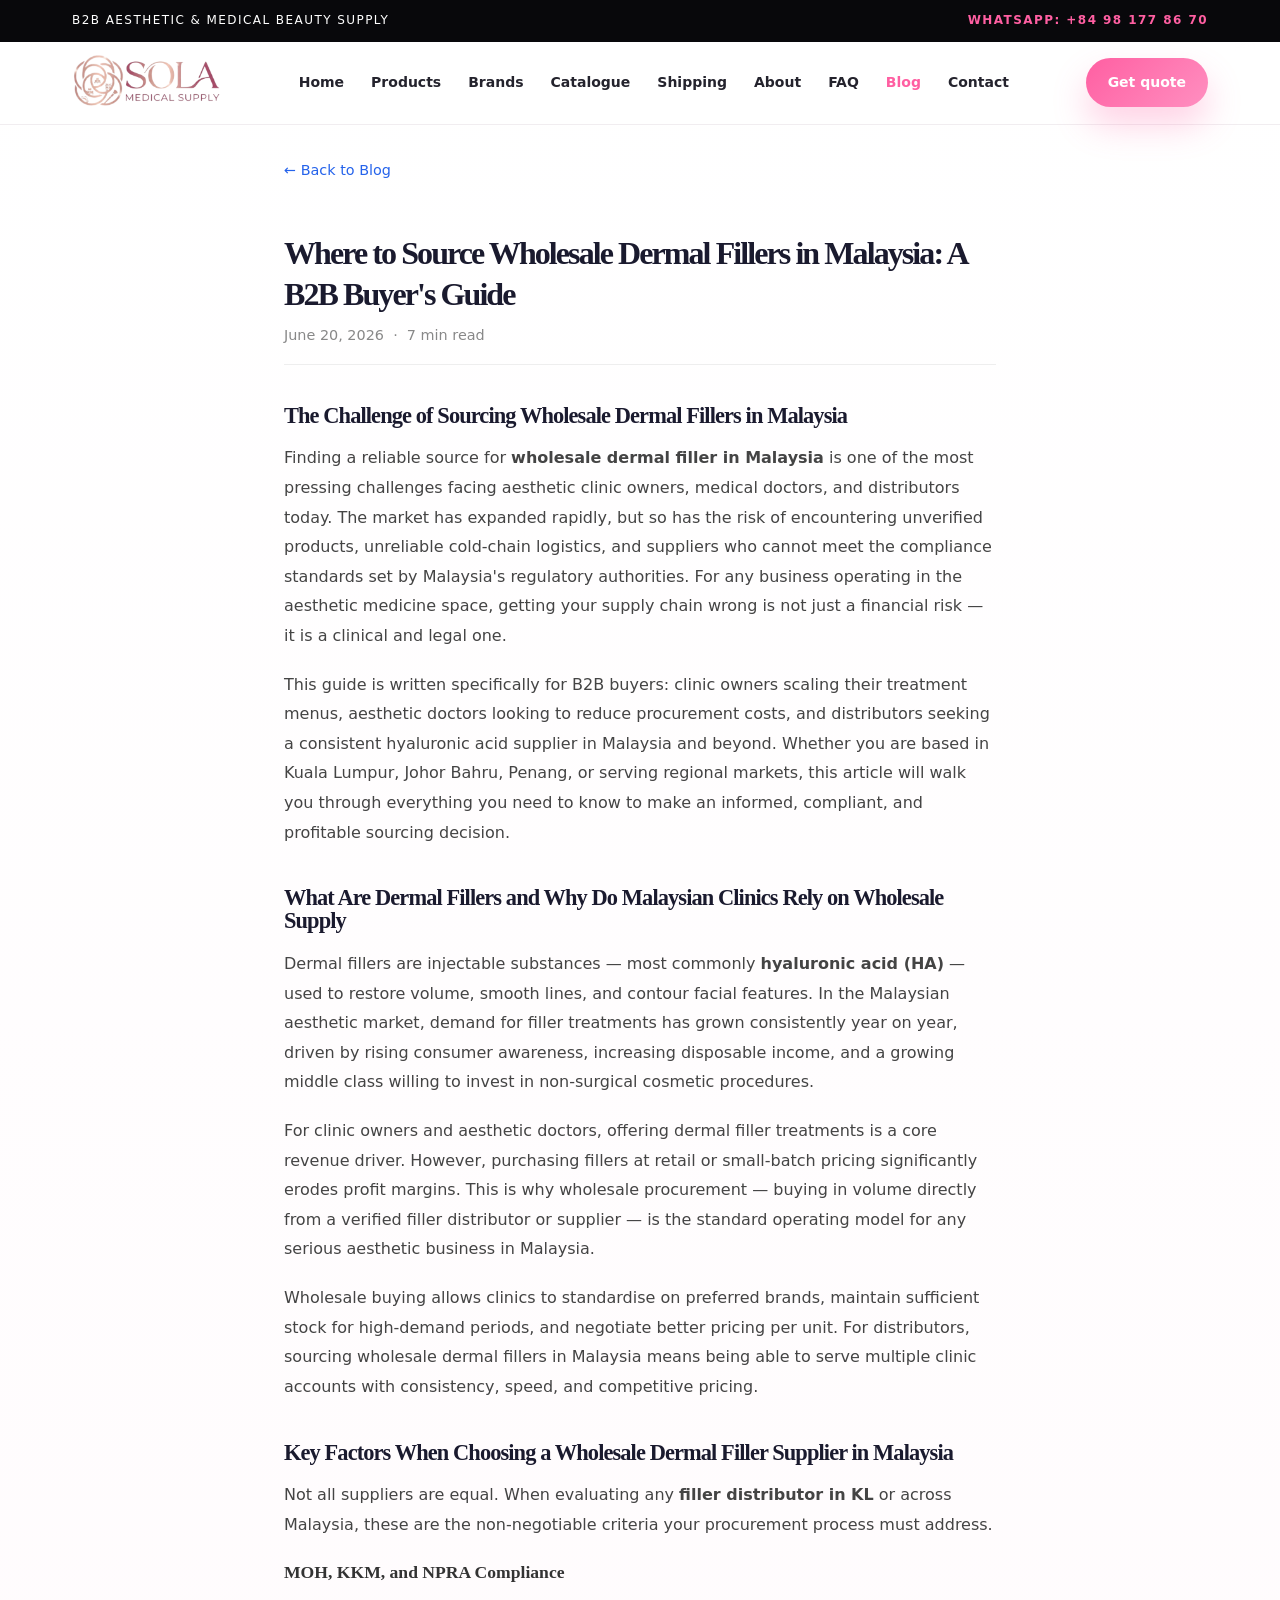
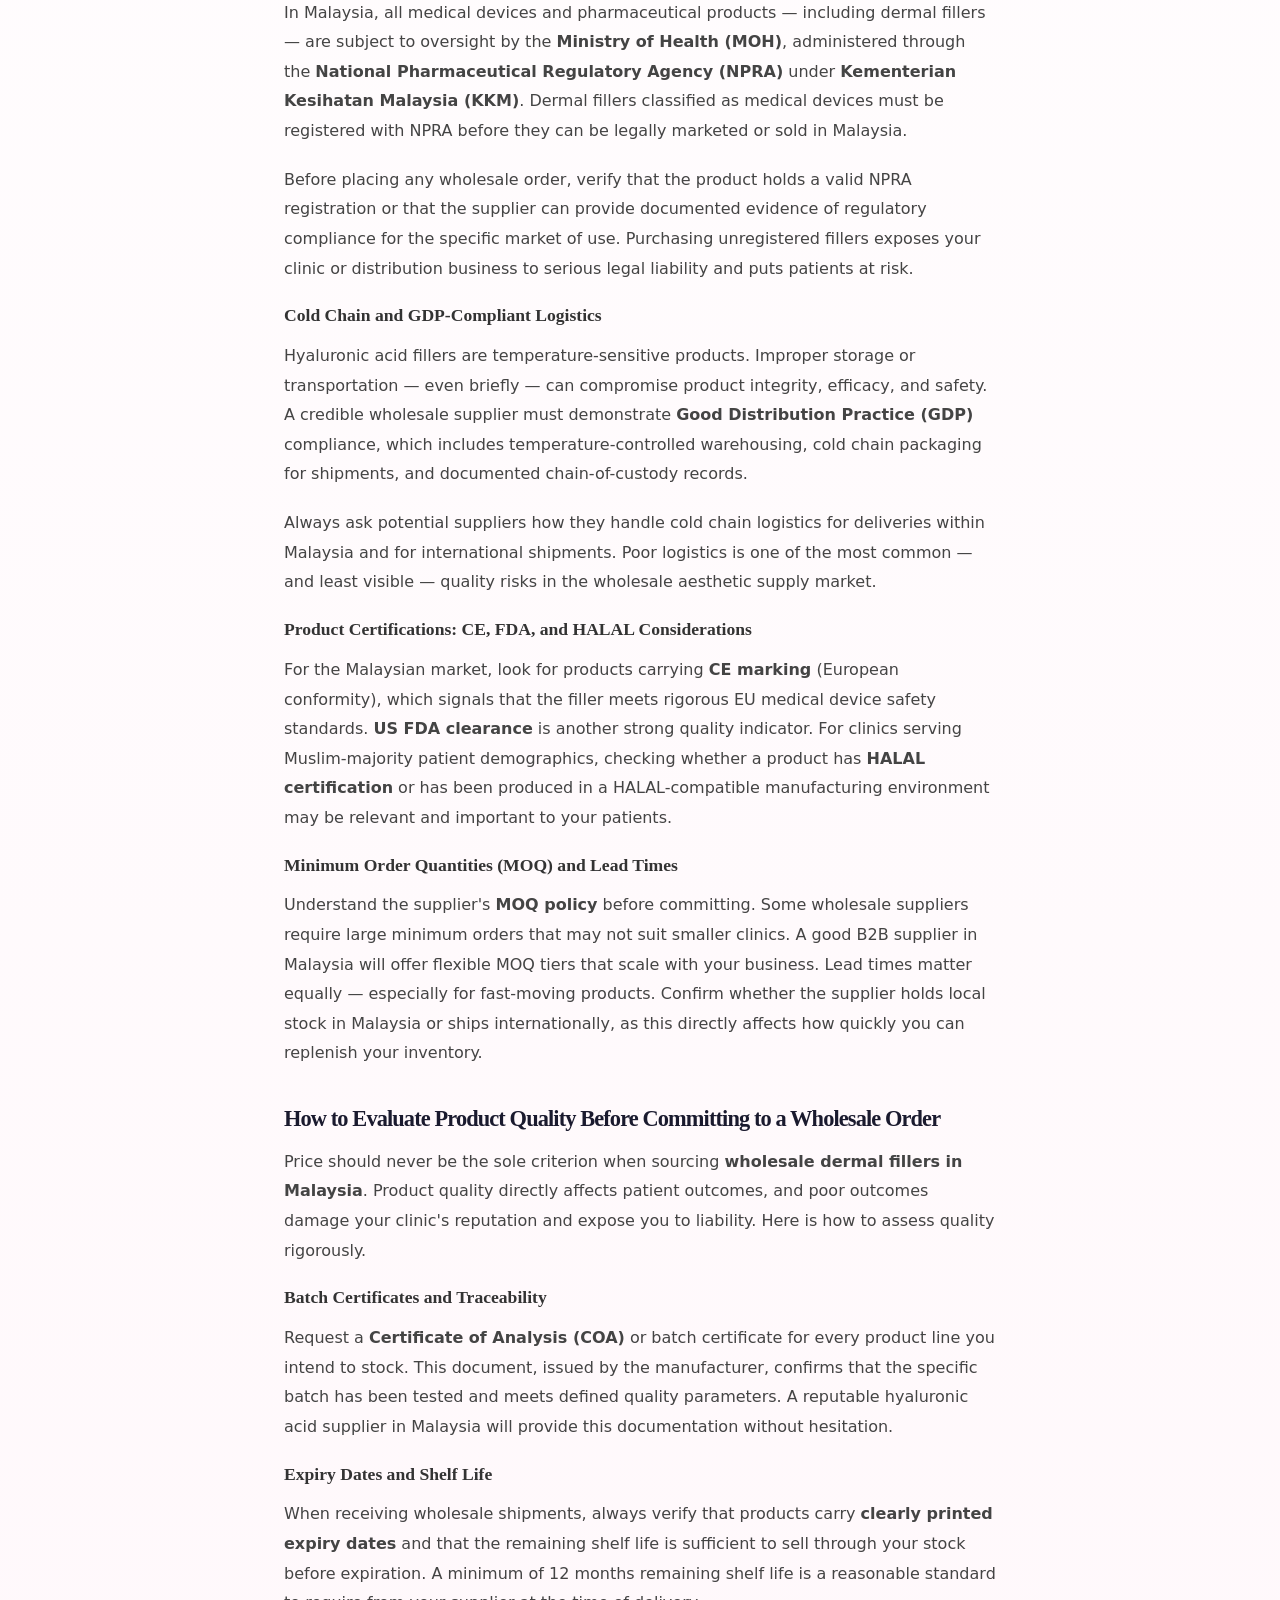
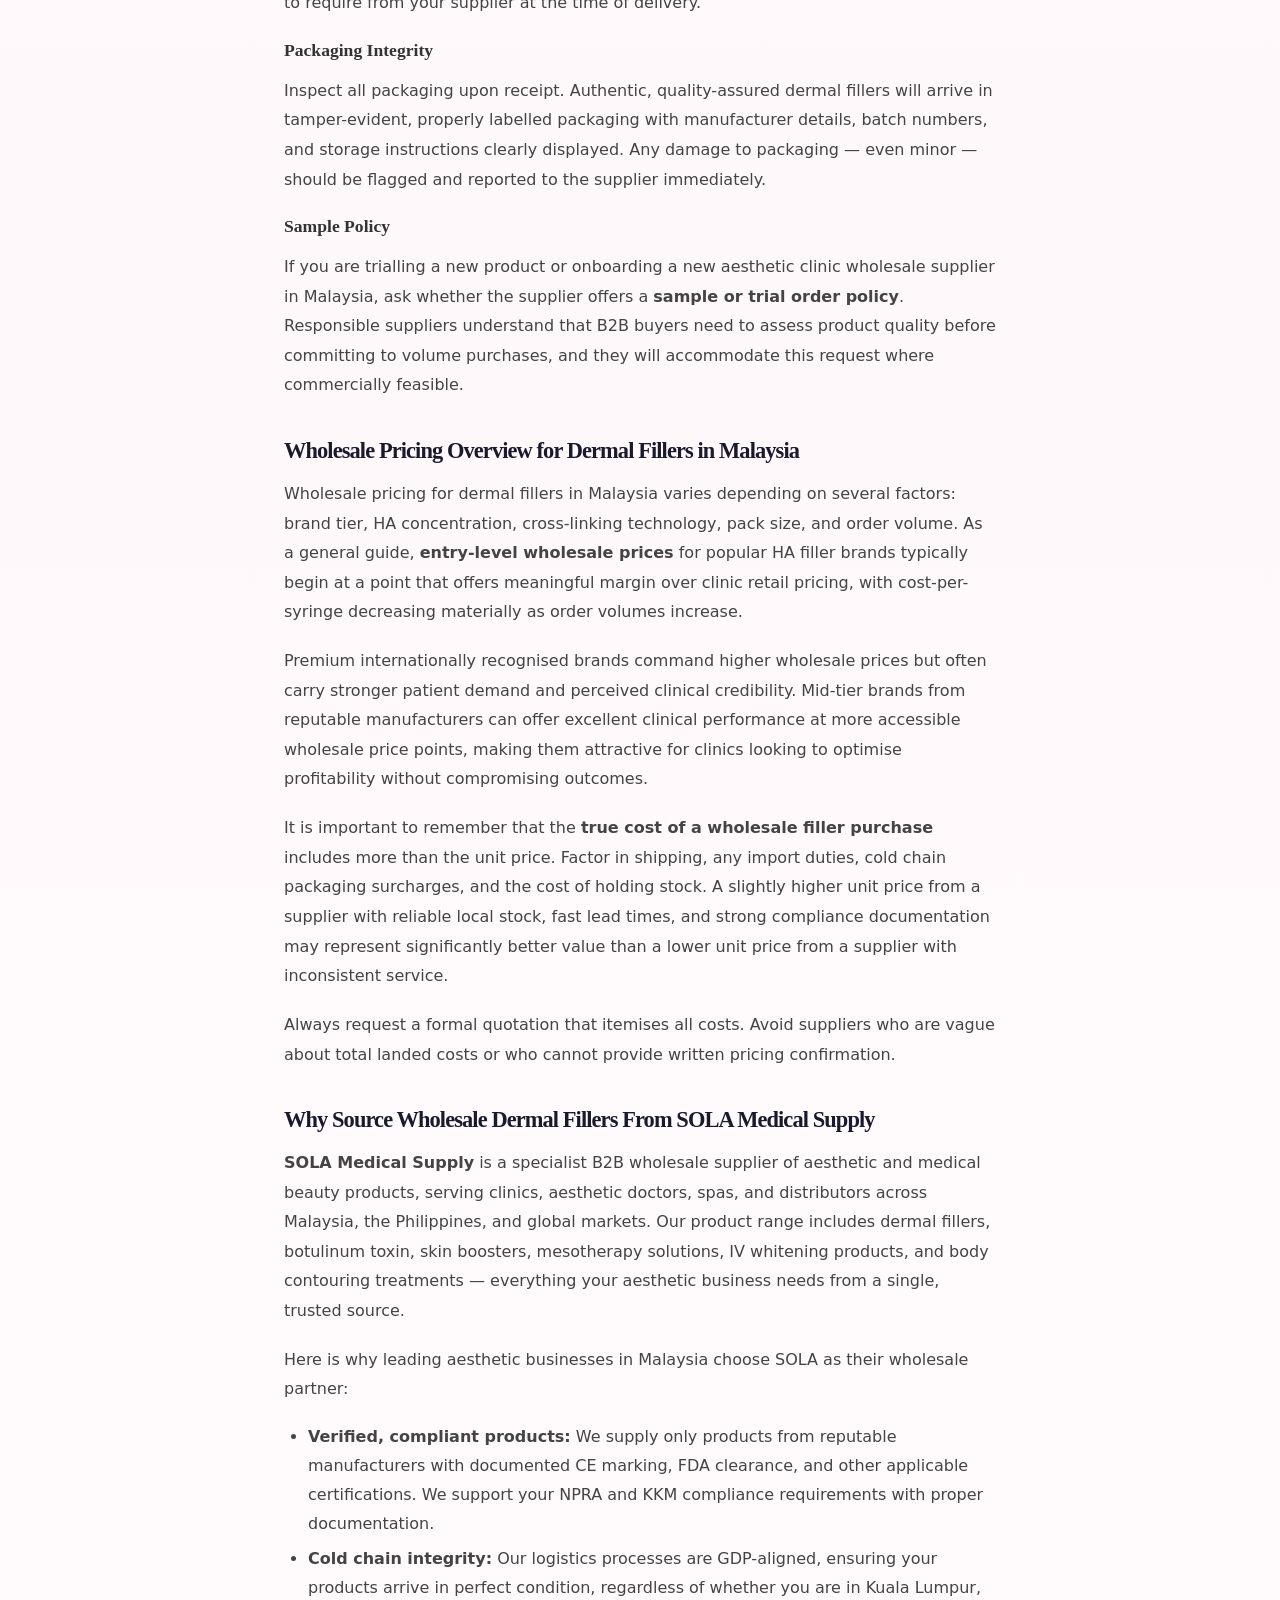
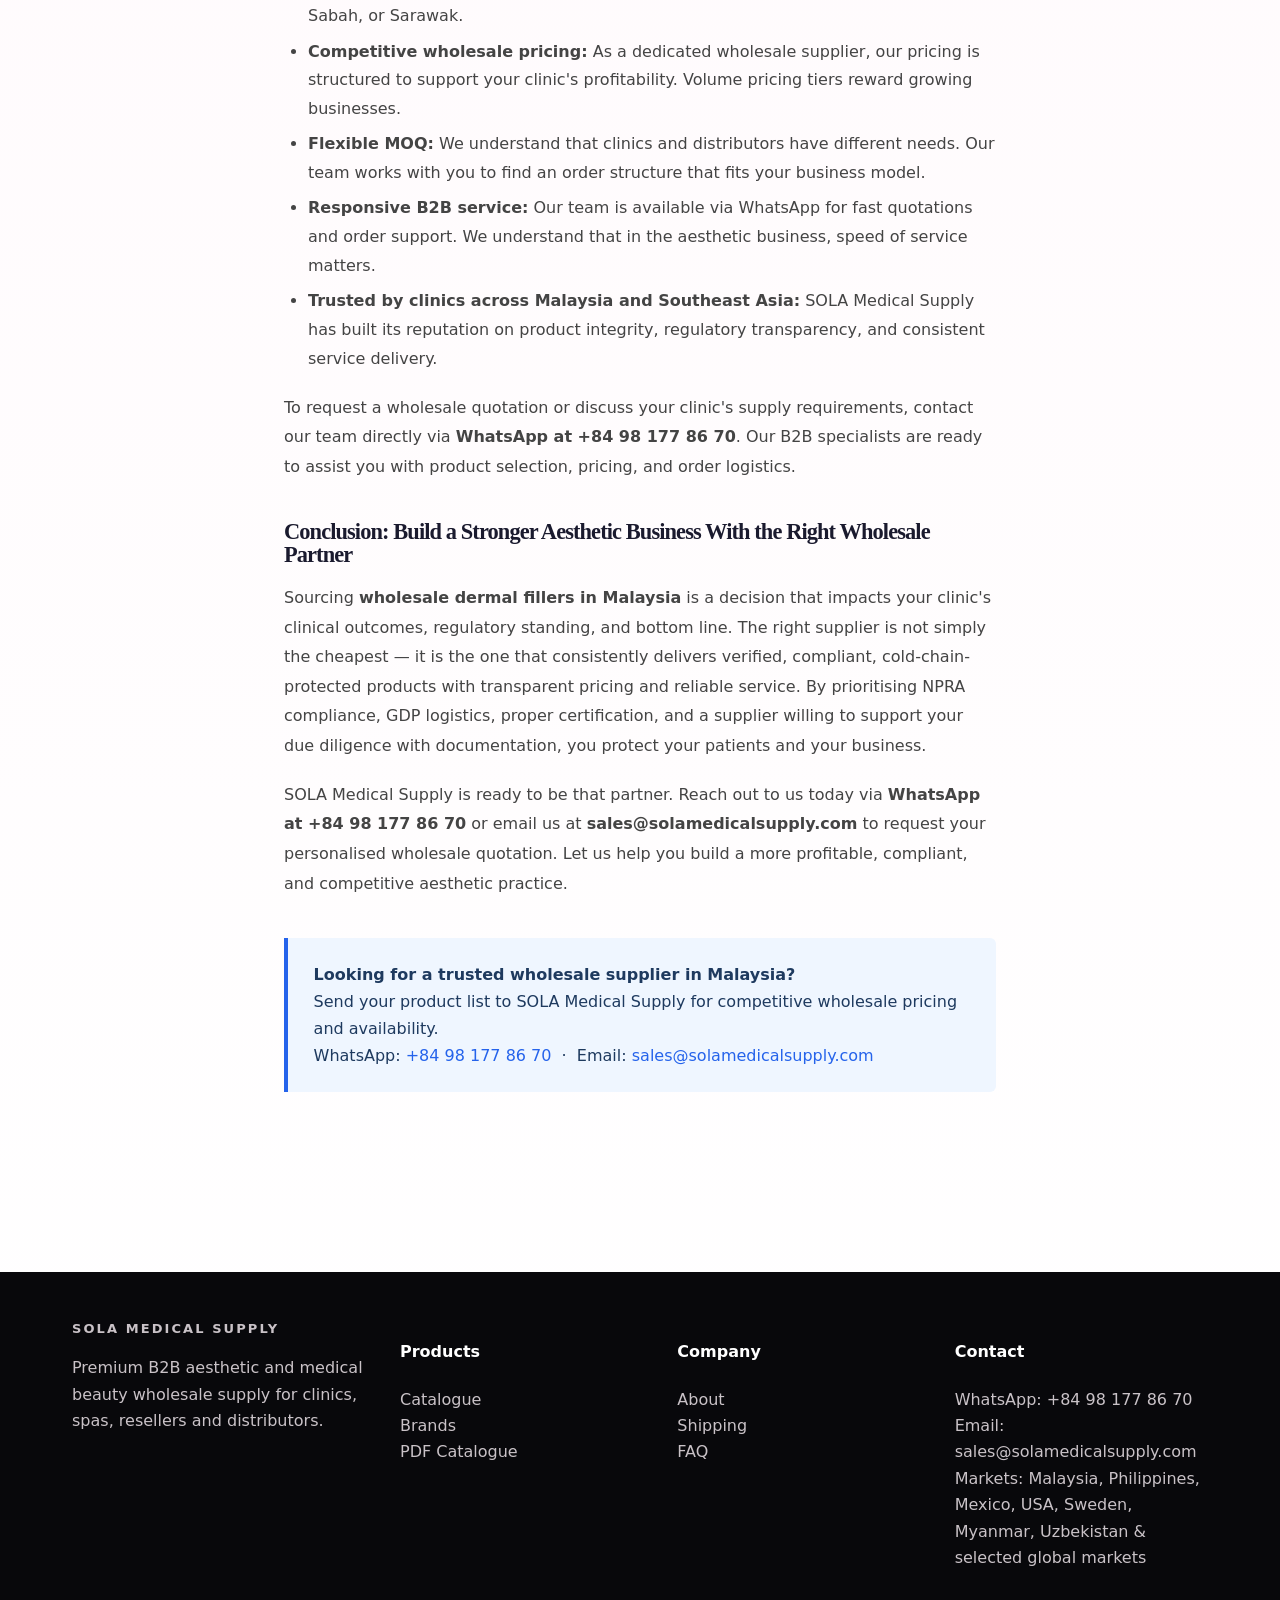
<file: blog/wholesale-dermal-filler-malaysia-b2b-buyers-guide.html>
<!DOCTYPE html>
<html lang="en">
<head>
  <meta charset="UTF-8">
  <meta name="viewport" content="width=device-width, initial-scale=1.0">
  <title>Where to Source Wholesale Dermal Fillers in Malaysia: A B2B Buyer's Guide | SOLA Medical Supply</title>
  <meta name="description" content="Looking for wholesale dermal filler Malaysia suppliers? This B2B guide covers NPRA compliance, cold chain, pricing, and how to source safely for clinics and distributors.">
  <meta property="og:title" content="Where to Source Wholesale Dermal Fillers in Malaysia: A B2B Buyer's Guide | SOLA Medical Supply">
  <meta property="og:description" content="Looking for wholesale dermal filler Malaysia suppliers? This B2B guide covers NPRA compliance, cold chain, pricing, and how to source safely for clinics and distributors.">
  <meta property="og:type" content="article">
  <meta property="og:url" content="https://www.solamedicalsupply.com/blog/wholesale-dermal-filler-malaysia-b2b-buyers-guide.html">
  <link rel="canonical" href="https://www.solamedicalsupply.com/blog/wholesale-dermal-filler-malaysia-b2b-buyers-guide.html">
  <link rel="icon" href="assets/icons/logo.png">
  <link rel="stylesheet" href="../assets/css/style.css">
  
    <style>
      .blog-post { max-width: 760px; margin: 0 auto; padding: 2rem 1.5rem 5rem; }
      .back-link { display: inline-block; margin-bottom: 1.5rem; color: #2563eb; text-decoration: none; font-size: 0.9rem; }
      .back-link:hover { text-decoration: underline; }
      .blog-post h1 { font-size: 2rem; line-height: 1.3; margin-bottom: 0.5rem; color: #1a1a2e; }
      .post-meta { color: #888; font-size: 0.9rem; margin-bottom: 2rem; padding-bottom: 1rem; border-bottom: 1px solid #eee; }
      .blog-post h2 { font-size: 1.4rem; margin-top: 2.5rem; margin-bottom: 0.8rem; color: #1a1a2e; }
      .blog-post h3 { font-size: 1.1rem; margin-top: 1.5rem; color: #333; }
      .blog-post p  { line-height: 1.85; margin-bottom: 1.2rem; color: #444; }
      .blog-post ul { padding-left: 1.5rem; margin-bottom: 1.2rem; }
      .blog-post li { line-height: 1.8; margin-bottom: 0.4rem; color: #444; }
      .cta-box { background: #eff6ff; border-left: 4px solid #2563eb; padding: 1.4rem 1.6rem; margin: 2.5rem 0; border-radius: 0 6px 6px 0; }
      .cta-box p { margin: 0; color: #1e3a5f; line-height: 1.7; }
      .cta-box a { color: #2563eb; }
    </style>
</head>
<body>
  <div class="topbar">
    <div class="wrap"><span>B2B aesthetic &amp; medical beauty supply</span><b>WhatsApp: +84 98 177 86 70</b></div>
  </div>
  <nav class="nav">
    <div class="wrap nav-inner">
      <a class="brand" href="/index.html"><span class="logo"><img src="/assets/icons/logoNgang.png" alt="SOLA Medical Supply" style="width:150px"></span></a>
            <div class="links">
        <a class="" href="/index.html">Home</a>
        <a class="" href="/products.html">Products</a>
        <a class="" href="/brands.html">Brands</a>
        <a class="" href="/catalogue.html">Catalogue</a>
        <a class="" href="/shipping.html">Shipping</a>
        <a class="" href="/about.html">About</a>
        <a class="" href="/faq.html">FAQ</a>
        <a class="active" href="/blog/index.html">Blog</a>
        <a class="" href="/contact.html">Contact</a>
      </div>
      <a class="btn primary" href="https://wa.me/84981778670" target="_blank">Get quote</a>
    </div>
  </nav>
  <main>
    <div class="blog-post">
      <a class="back-link" href="/blog/index.html">← Back to Blog</a>
      <h1>Where to Source Wholesale Dermal Fillers in Malaysia: A B2B Buyer's Guide</h1>
      <div class="post-meta">June 20, 2026 &nbsp;·&nbsp; 7 min read</div>
      <h2>The Challenge of Sourcing Wholesale Dermal Fillers in Malaysia</h2><p>Finding a reliable source for <strong>wholesale dermal filler in Malaysia</strong> is one of the most pressing challenges facing aesthetic clinic owners, medical doctors, and distributors today. The market has expanded rapidly, but so has the risk of encountering unverified products, unreliable cold-chain logistics, and suppliers who cannot meet the compliance standards set by Malaysia's regulatory authorities. For any business operating in the aesthetic medicine space, getting your supply chain wrong is not just a financial risk — it is a clinical and legal one.</p><p>This guide is written specifically for B2B buyers: clinic owners scaling their treatment menus, aesthetic doctors looking to reduce procurement costs, and distributors seeking a consistent hyaluronic acid supplier in Malaysia and beyond. Whether you are based in Kuala Lumpur, Johor Bahru, Penang, or serving regional markets, this article will walk you through everything you need to know to make an informed, compliant, and profitable sourcing decision.</p><h2>What Are Dermal Fillers and Why Do Malaysian Clinics Rely on Wholesale Supply</h2><p>Dermal fillers are injectable substances — most commonly <strong>hyaluronic acid (HA)</strong> — used to restore volume, smooth lines, and contour facial features. In the Malaysian aesthetic market, demand for filler treatments has grown consistently year on year, driven by rising consumer awareness, increasing disposable income, and a growing middle class willing to invest in non-surgical cosmetic procedures.</p><p>For clinic owners and aesthetic doctors, offering dermal filler treatments is a core revenue driver. However, purchasing fillers at retail or small-batch pricing significantly erodes profit margins. This is why wholesale procurement — buying in volume directly from a verified filler distributor or supplier — is the standard operating model for any serious aesthetic business in Malaysia.</p><p>Wholesale buying allows clinics to standardise on preferred brands, maintain sufficient stock for high-demand periods, and negotiate better pricing per unit. For distributors, sourcing wholesale dermal fillers in Malaysia means being able to serve multiple clinic accounts with consistency, speed, and competitive pricing.</p><h2>Key Factors When Choosing a Wholesale Dermal Filler Supplier in Malaysia</h2><p>Not all suppliers are equal. When evaluating any <strong>filler distributor in KL</strong> or across Malaysia, these are the non-negotiable criteria your procurement process must address.</p><h3>MOH, KKM, and NPRA Compliance</h3><p>In Malaysia, all medical devices and pharmaceutical products — including dermal fillers — are subject to oversight by the <strong>Ministry of Health (MOH)</strong>, administered through the <strong>National Pharmaceutical Regulatory Agency (NPRA)</strong> under <strong>Kementerian Kesihatan Malaysia (KKM)</strong>. Dermal fillers classified as medical devices must be registered with NPRA before they can be legally marketed or sold in Malaysia.</p><p>Before placing any wholesale order, verify that the product holds a valid NPRA registration or that the supplier can provide documented evidence of regulatory compliance for the specific market of use. Purchasing unregistered fillers exposes your clinic or distribution business to serious legal liability and puts patients at risk.</p><h3>Cold Chain and GDP-Compliant Logistics</h3><p>Hyaluronic acid fillers are temperature-sensitive products. Improper storage or transportation — even briefly — can compromise product integrity, efficacy, and safety. A credible wholesale supplier must demonstrate <strong>Good Distribution Practice (GDP)</strong> compliance, which includes temperature-controlled warehousing, cold chain packaging for shipments, and documented chain-of-custody records.</p><p>Always ask potential suppliers how they handle cold chain logistics for deliveries within Malaysia and for international shipments. Poor logistics is one of the most common — and least visible — quality risks in the wholesale aesthetic supply market.</p><h3>Product Certifications: CE, FDA, and HALAL Considerations</h3><p>For the Malaysian market, look for products carrying <strong>CE marking</strong> (European conformity), which signals that the filler meets rigorous EU medical device safety standards. <strong>US FDA clearance</strong> is another strong quality indicator. For clinics serving Muslim-majority patient demographics, checking whether a product has <strong>HALAL certification</strong> or has been produced in a HALAL-compatible manufacturing environment may be relevant and important to your patients.</p><h3>Minimum Order Quantities (MOQ) and Lead Times</h3><p>Understand the supplier's <strong>MOQ policy</strong> before committing. Some wholesale suppliers require large minimum orders that may not suit smaller clinics. A good B2B supplier in Malaysia will offer flexible MOQ tiers that scale with your business. Lead times matter equally — especially for fast-moving products. Confirm whether the supplier holds local stock in Malaysia or ships internationally, as this directly affects how quickly you can replenish your inventory.</p><h2>How to Evaluate Product Quality Before Committing to a Wholesale Order</h2><p>Price should never be the sole criterion when sourcing <strong>wholesale dermal fillers in Malaysia</strong>. Product quality directly affects patient outcomes, and poor outcomes damage your clinic's reputation and expose you to liability. Here is how to assess quality rigorously.</p><h3>Batch Certificates and Traceability</h3><p>Request a <strong>Certificate of Analysis (COA)</strong> or batch certificate for every product line you intend to stock. This document, issued by the manufacturer, confirms that the specific batch has been tested and meets defined quality parameters. A reputable hyaluronic acid supplier in Malaysia will provide this documentation without hesitation.</p><h3>Expiry Dates and Shelf Life</h3><p>When receiving wholesale shipments, always verify that products carry <strong>clearly printed expiry dates</strong> and that the remaining shelf life is sufficient to sell through your stock before expiration. A minimum of 12 months remaining shelf life is a reasonable standard to require from your supplier at the time of delivery.</p><h3>Packaging Integrity</h3><p>Inspect all packaging upon receipt. Authentic, quality-assured dermal fillers will arrive in tamper-evident, properly labelled packaging with manufacturer details, batch numbers, and storage instructions clearly displayed. Any damage to packaging — even minor — should be flagged and reported to the supplier immediately.</p><h3>Sample Policy</h3><p>If you are trialling a new product or onboarding a new aesthetic clinic wholesale supplier in Malaysia, ask whether the supplier offers a <strong>sample or trial order policy</strong>. Responsible suppliers understand that B2B buyers need to assess product quality before committing to volume purchases, and they will accommodate this request where commercially feasible.</p><h2>Wholesale Pricing Overview for Dermal Fillers in Malaysia</h2><p>Wholesale pricing for dermal fillers in Malaysia varies depending on several factors: brand tier, HA concentration, cross-linking technology, pack size, and order volume. As a general guide, <strong>entry-level wholesale prices</strong> for popular HA filler brands typically begin at a point that offers meaningful margin over clinic retail pricing, with cost-per-syringe decreasing materially as order volumes increase.</p><p>Premium internationally recognised brands command higher wholesale prices but often carry stronger patient demand and perceived clinical credibility. Mid-tier brands from reputable manufacturers can offer excellent clinical performance at more accessible wholesale price points, making them attractive for clinics looking to optimise profitability without compromising outcomes.</p><p>It is important to remember that the <strong>true cost of a wholesale filler purchase</strong> includes more than the unit price. Factor in shipping, any import duties, cold chain packaging surcharges, and the cost of holding stock. A slightly higher unit price from a supplier with reliable local stock, fast lead times, and strong compliance documentation may represent significantly better value than a lower unit price from a supplier with inconsistent service.</p><p>Always request a formal quotation that itemises all costs. Avoid suppliers who are vague about total landed costs or who cannot provide written pricing confirmation.</p><h2>Why Source Wholesale Dermal Fillers From SOLA Medical Supply</h2><p><strong>SOLA Medical Supply</strong> is a specialist B2B wholesale supplier of aesthetic and medical beauty products, serving clinics, aesthetic doctors, spas, and distributors across Malaysia, the Philippines, and global markets. Our product range includes dermal fillers, botulinum toxin, skin boosters, mesotherapy solutions, IV whitening products, and body contouring treatments — everything your aesthetic business needs from a single, trusted source.</p><p>Here is why leading aesthetic businesses in Malaysia choose SOLA as their wholesale partner:</p><ul><li><strong>Verified, compliant products:</strong> We supply only products from reputable manufacturers with documented CE marking, FDA clearance, and other applicable certifications. We support your NPRA and KKM compliance requirements with proper documentation.</li><li><strong>Cold chain integrity:</strong> Our logistics processes are GDP-aligned, ensuring your products arrive in perfect condition, regardless of whether you are in Kuala Lumpur, Sabah, or Sarawak.</li><li><strong>Competitive wholesale pricing:</strong> As a dedicated wholesale supplier, our pricing is structured to support your clinic's profitability. Volume pricing tiers reward growing businesses.</li><li><strong>Flexible MOQ:</strong> We understand that clinics and distributors have different needs. Our team works with you to find an order structure that fits your business model.</li><li><strong>Responsive B2B service:</strong> Our team is available via WhatsApp for fast quotations and order support. We understand that in the aesthetic business, speed of service matters.</li><li><strong>Trusted by clinics across Malaysia and Southeast Asia:</strong> SOLA Medical Supply has built its reputation on product integrity, regulatory transparency, and consistent service delivery.</li></ul><p>To request a wholesale quotation or discuss your clinic's supply requirements, contact our team directly via <strong>WhatsApp at +84 98 177 86 70</strong>. Our B2B specialists are ready to assist you with product selection, pricing, and order logistics.</p><h2>Conclusion: Build a Stronger Aesthetic Business With the Right Wholesale Partner</h2><p>Sourcing <strong>wholesale dermal fillers in Malaysia</strong> is a decision that impacts your clinic's clinical outcomes, regulatory standing, and bottom line. The right supplier is not simply the cheapest — it is the one that consistently delivers verified, compliant, cold-chain-protected products with transparent pricing and reliable service. By prioritising NPRA compliance, GDP logistics, proper certification, and a supplier willing to support your due diligence with documentation, you protect your patients and your business.</p><p>SOLA Medical Supply is ready to be that partner. Reach out to us today via <strong>WhatsApp at +84 98 177 86 70</strong> or email us at <strong>sales@solamedicalsupply.com</strong> to request your personalised wholesale quotation. Let us help you build a more profitable, compliant, and competitive aesthetic practice.</p>
      <div class="cta-box">
        <p>
          <strong>Looking for a trusted wholesale supplier in Malaysia?</strong><br>
          Send your product list to SOLA Medical Supply for competitive wholesale pricing and availability.<br>
          WhatsApp: <a href="https://wa.me/84981778670">+84 98 177 86 70</a>
          &nbsp;·&nbsp;
          Email: <a href="mailto:sales@solamedicalsupply.com">sales@solamedicalsupply.com</a>
        </p>
      </div>
    </div>
  </main>
  <footer class="footer">
    <div class="wrap footer-grid">
        <div>
            <a class="brand" href="index.html">
                <span>SOLA Medical Supply</span>
            </a>
            <p>Premium B2B aesthetic and medical beauty wholesale supply for clinics, spas, resellers and
                distributors.</p>
        </div>
        <div>
            <h4>Products</h4>
            <a href="products.html">Catalogue</a><br>
            <a href="brands.html">Brands</a><br>
            <a href="catalogue.html">PDF Catalogue</a>
        </div>
        <div>
            <h4>Company</h4>
            <a href="about.html">About</a><br>
            <a href="shipping.html">Shipping</a><br>
            <a href="faq.html">FAQ</a>
        </div>
        <div>
            <h4>Contact</h4>
            <p>
                WhatsApp: +84 98 177 86 70<br>
                Email: sales@solamedicalsupply.com<br>
                Markets: Malaysia, Philippines, Mexico, USA, Sweden, Myanmar, Uzbekistan & selected global markets
            </p>
        </div>
    </div>
</footer>
</body>
</html>
</file>
<file: assets/css/style.css>
:root {
    --dark: #0b0b0f;
    --ink: #15151b;
    --muted: #666577;
    --pink: #ff5fa2;
    --pink2: #ff8fc0;
    --cream: #fff8fb;
    --line: #ece7eb;
    --card: #fff;
    --shadow: 0 22px 70px rgba(16, 10, 20, .10);
    --radius: 28px;
    --max: 1180px
}

* {
    box-sizing: border-box
}

html {
    scroll-behavior: smooth
}

body {
    margin: 0;
    font-family: Inter, system-ui, -apple-system, Segoe UI, sans-serif;
    color: var(--ink);
    background: linear-gradient(180deg, #fff, #fff8fb 55%, #fff);
    line-height: 1.65
}

a {
    text-decoration: none;
    color: inherit
}

img {
    max-width: 100%;
    display: block
}

.wrap {
    max-width: var(--max);
    margin: auto;
    padding: 0 22px
}

.topbar {
    background: #08080b;
    color: #fff;
    font-size: 12px;
    letter-spacing: .12em;
    text-transform: uppercase
}

.topbar .wrap {
    display: flex;
    justify-content: space-between;
    gap: 20px;
    padding-top: 11px;
    padding-bottom: 11px
}

.topbar b {
    color: var(--pink)
}

.nav {
    position: sticky;
    top: 0;
    z-index: 50;
    background: rgba(255, 255, 255, .86);
    backdrop-filter: blur(18px);
    border-bottom: 1px solid rgba(236, 231, 235, .75)
}

.nav-inner {
    height: 82px;
    display: flex;
    align-items: center;
    justify-content: space-between
}

.brand {
    display: flex;
    align-items: center;
    gap: 13px;
    font-weight: 900;
    letter-spacing: .16em;
    text-transform: uppercase;
    font-size: 13px
}

.links {
    display: flex;
    align-items: center;
    gap: 27px;
    font-size: 14px;
    font-weight: 800
}

.links a {
    color: #24232d
}

.links a:hover,
.links a.active {
    color: var(--pink)
}

.btn {
    display: inline-flex;
    align-items: center;
    justify-content: center;
    gap: 9px;
    border: 1px solid var(--line);
    border-radius: 999px;
    padding: 13px 22px;
    font-weight: 900;
    font-size: 14px;
    background: #fff;
    box-shadow: 0 10px 24px rgba(20, 20, 24, .06);
    cursor: pointer
}

.btn.primary {
    background: linear-gradient(135deg, var(--pink), var(--pink2));
    color: #fff;
    border: 0;
    box-shadow: 0 18px 34px rgba(255, 95, 162, .28)
}

.btn.dark {
    background: #0b0b0f;
    color: #fff;
    border: 0
}

.menu {
    display: none;
    border: 0;
    background: #111;
    color: #fff;
    border-radius: 14px;
    padding: 11px 13px
}

.hero {
    padding: 95px 0 80px;
    background: radial-gradient(circle at 80% 20%, rgba(255, 95, 162, .16), transparent 36%), linear-gradient(180deg, #fff, #fff8fb)
}

.hero-grid {
    display: grid;
    grid-template-columns: 1.1fr .9fr;
    gap: 58px;
    align-items: center
}

.eyebrow {
    display: inline-flex;
    align-items: center;
    gap: 9px;
    border: 1px solid var(--line);
    border-radius: 999px;
    padding: 8px 16px;
    font-size: 12px;
    font-weight: 900;
    letter-spacing: .12em;
    text-transform: uppercase;
    color: var(--pink);
    background: rgba(255, 255, 255, .7)
}

.eyebrow:before {
    content: '';
    width: 7px;
    height: 7px;
    border-radius: 50%;
    background: var(--pink)
}

h1,
h2,
h3 {
    font-family: 'Playfair Display', Georgia, serif;
    line-height: 1.02;
    margin: 0;
    color: #09090c
}

h1 {
    font-size: clamp(48px, 7vw, 92px);
    letter-spacing: -.06em;
    margin-top: 26px
}

h2 {
    font-size: clamp(34px, 4.5vw, 58px);
    letter-spacing: -.04em
}

.lead {
    font-size: 18px;
    color: var(--muted);
    max-width: 630px
}

.hero-actions {
    display: flex;
    gap: 14px;
    flex-wrap: wrap;
    margin-top: 30px
}

.stats {
    display: grid;
    grid-template-columns: repeat(3, 1fr);
    gap: 14px;
    margin-top: 36px
}

.stat {
    background: #fff;
    border: 1px solid var(--line);
    border-radius: 20px;
    padding: 20px;
    box-shadow: 0 14px 44px rgba(20, 20, 24, .05)
}

.stat b {
    font-family: 'Playfair Display', serif;
    font-size: 27px;
    color: #08080b
}

.stat span {
    display: block;
    color: var(--muted);
    font-size: 13px;
    margin-top: 6px
}

.hero-card {
    border-radius: 36px;
    min-height: 520px;

    background:
        linear-gradient(
            180deg,
            rgba(255,255,255,.05),
            rgba(255,255,255,.02)
        ),
        url('assets/images/hero-cover.webp');

    background-size: cover;
    background-position: center;
    background-repeat: no-repeat;

    box-shadow:
        0 25px 70px rgba(255,95,162,.12);

    color: #fff;
    position: relative;
    overflow: hidden;
    padding: 28px;
    box-shadow: var(--shadow);
    color: #fff;
    position: relative;
    overflow: hidden
}

.hero-card::before{
    content:'';
    position:absolute;
    inset:0;

    background:
    linear-gradient(
        180deg,
        rgba(20,10,15,.15) 0%,
        rgba(20,10,15,.35) 100%
    );

    z-index:1;
}

.hero-card::after{
    content:'';

    position:absolute;
    width:500px;
    height:500px;

    right:-180px;
    top:-180px;

    border-radius:50%;

    background:#ff5fa2;

    opacity:.12;

    filter:blur(70px);
}
.hero-card > *{
    position:relative;
    z-index:2;
}
.hero-card img {
    border-radius: 26px;
    margin-top: 18px;
    border: 1px solid rgba(255, 255, 255, .14)
}

.pill-row {
    display: flex;
    flex-wrap: wrap;
    gap: 10px;
    margin-top: 18px
}

.pill {
    font-size: 12px;
    font-weight: 900;
    border: 1px solid rgba(255, 255, 255, .15);
    border-radius: 999px;
    padding: 9px 13px;
    background: rgba(255, 255, 255, .08)
}

section {
    padding: 78px 0
}

.section-head {
    display: flex;
    justify-content: space-between;
    gap: 24px;
    align-items: end;
    margin-bottom: 30px
}

.section-head p {
    max-width: 560px;
    color: var(--muted);
    margin: 0
}

.grid-3 {
    display: grid;
    grid-template-columns: repeat(3, 1fr);
    gap: 20px
}

.grid-4 {
    display: grid;
    grid-template-columns: repeat(4, 1fr);
    gap: 18px
}

.card {
    background: #fff;
    border: 1px solid var(--line);
    border-radius: var(--radius);
    padding: 26px;
    box-shadow: 0 16px 50px rgba(20, 20, 24, .05)
}

.icon {
    width: 44px;
    height: 44px;
    border-radius: 16px;
    background: #fff1f7;
    color: var(--pink);
    display: grid;
    place-items: center;
    font-weight: 900;
    margin-bottom: 18px
}

.product-tools {
    display: flex;
    gap: 12px;
    flex-wrap: wrap;
    margin-bottom: 24px
}

.input,
.select,
textarea {
    border: 1px solid var(--line);
    border-radius: 18px;
    padding: 14px 16px;
    font: inherit;
    background: #fff;
    outline: none
}

.input {
    min-width: 260px;
    flex: 1
}

.select {
    min-width: 210px
}

.products-grid {
    display: grid;
    grid-template-columns: repeat(4, 1fr);
    gap: 18px
}

.product {
    background: #fff;
    border: 1px solid var(--line);
    border-radius: 24px;
    overflow: hidden;
    box-shadow: 0 18px 50px rgba(20, 20, 24, .06);
    display: flex;
    flex-direction: column
}

.product figure {
    margin: 0;
    background: #fff8fb;
    aspect-ratio: 1/1;
    display: grid;
    place-items: center;
    overflow: hidden;
    padding: 12px;
}

.product img {
    width: 100%;
    height: 100%;
    object-fit: contain;
    border-radius: 18px;
}

.product-body {
    padding: 18px
}

.meta {
    display: flex;
    gap: 8px;
    flex-wrap: wrap;
    margin: 10px 0
}

.badge {
    font-size: 11px;
    font-weight: 900;
    color: #7b274d;
    background: #fff1f7;
    border: 1px solid #ffd4e6;
    border-radius: 999px;
    padding: 6px 9px
}

.product h3 {
    font-family: Inter, sans-serif;
    font-size: 17px;
    letter-spacing: -.02em;
    margin: 0
}

.product p {
    font-size: 13px;
    color: var(--muted);
    margin: 8px 0 14px
}

.request {
    margin-top: auto;
    color: var(--pink);
    font-weight: 900;
    font-size: 13px
}

.brand-grid {
    display: grid;
    grid-template-columns: repeat(6, 1fr);
    gap: 14px
}

.brand-card {
    border: 1px solid var(--line);
    border-radius: 22px;
    background: #fff;
    padding: 21px;
    text-align: center;
    font-weight: 900;
    box-shadow: 0 12px 38px rgba(20, 20, 24, .04)
}

.band {
    background: linear-gradient(135deg, #08080b, #331524);
    color: #fff;
    border-radius: 40px;
    padding: 44px;
    display: grid;
    grid-template-columns: 1fr auto;
    align-items: center;
    gap: 25px;
    overflow: hidden;
    position: relative
}

.band:before {
    content: '';
    position: absolute;
    right: 12%;
    top: -60px;
    width: 220px;
    height: 220px;
    border-radius: 50%;
    background: var(--pink);
    opacity: .22;
    filter: blur(8px)
}

.band h2 {
    color: #fff
}

.band p {
    color: #eadde5;
    max-width: 680px
}

.steps {
    counter-reset: s;
    display: grid;
    grid-template-columns: repeat(4, 1fr);
    gap: 16px
}

.step:before {
    counter-increment: s;
    content: '0' counter(s);
    display: inline-grid;
    place-items: center;
    width: 42px;
    height: 42px;
    border-radius: 50%;
    background: #111;
    color: #fff;
    font-weight: 900;
    margin-bottom: 14px
}

.faq details {
    background: #fff;
    border: 1px solid var(--line);
    border-radius: 22px;
    margin: 13px 0;
    padding: 18px 22px
}

.faq summary {
    font-weight: 900;
    cursor: pointer
}

.contact-grid {
    display: grid;
    grid-template-columns: .9fr 1.1fr;
    gap: 22px
}

.form {
    display: grid;
    gap: 12px
}

.footer {
    background: #08080b;
    color: #fff;
    padding: 46px 0;
    margin-top: 60px
}

.footer-grid {
    display: grid;
    grid-template-columns: 1.2fr repeat(3, 1fr);
    gap: 24px
}

.footer a,
.footer p {
    color: #c9c2c7
}

.whatsapp {
    position: fixed;
    right: 22px;
    bottom: 22px;
    z-index: 60;
    background: #050507;
    color: #fff;
    border-radius: 999px;
    padding: 14px 20px;
    font-size: 13px;
    font-weight: 900;
    box-shadow: 0 20px 44px rgba(0, 0, 0, .25)
}

.whatsapp:before {
    content: '';
    display: inline-block;
    width: 9px;
    height: 9px;
    border-radius: 50%;
    background: #20d466;
    margin-right: 9px
}

.table-wrap {
    overflow: auto;
    border: 1px solid var(--line);
    border-radius: 24px;
    background: #fff
}

table {
    width: 100%;
    border-collapse: collapse
}

th,
td {
    text-align: left;
    padding: 15px;
    border-bottom: 1px solid var(--line);
    font-size: 14px
}

th {
    background: #fff8fb;
    font-weight: 900
}

.hide {
    display: none !important
}

@media(max-width:980px) {

    .hero-grid,
    .contact-grid,
    .band {
        grid-template-columns: 1fr
    }

    .products-grid {
        grid-template-columns: repeat(2, 1fr)
    }

    .grid-3,
    .grid-4,
    .steps {
        grid-template-columns: repeat(2, 1fr)
    }

    .brand-grid {
        grid-template-columns: repeat(3, 1fr)
    }

    .links {
        position: fixed;
        top: 82px;
        left: 18px;
        right: 18px;
        background: #fff;
        border: 1px solid var(--line);
        border-radius: 24px;
        box-shadow: var(--shadow);
        padding: 20px;
        display: none;
        flex-direction: column;
        align-items: flex-start
    }

    .links.open {
        display: flex
    }

    .menu {
        display: block
    }

    .topbar .wrap {
        flex-direction: column;
        gap: 4px
    }

    .footer-grid {
        grid-template-columns: 1fr 1fr
    }
}

@media(max-width:600px) {
    .hero {
        padding: 58px 0
    }

    .stats,
    .products-grid,
    .grid-3,
    .grid-4,
    .steps,
    .brand-grid,
    .footer-grid {
        grid-template-columns: 1fr
    }

    .section-head {
        display: block
    }

    .hero-card {
        min-height: auto
    }

    .btn {
        width: 100%
    }

    .whatsapp {
        left: 18px;
        right: 18px;
        text-align: center
    }

    .nav-inner {
        height: 74px
    }

    h1 {
        font-size: 46px
    }
}
.about-page .about-hero{
    padding:95px 0 80px;
    background:
        radial-gradient(circle at 82% 18%, rgba(255,95,162,.18), transparent 35%),
        linear-gradient(180deg,#fff,#fff8fb);
}

.about-page .about-hero-grid{
    display:grid;
    grid-template-columns:1.05fr .95fr;
    gap:58px;
    align-items:center;
}

.about-page .about-panel{
    min-height:460px;
    border-radius:38px;
    padding:34px;
    background:
        linear-gradient(145deg, rgba(255,255,255,.92), rgba(255,248,251,.78)),
        radial-gradient(circle at 80% 20%, rgba(255,95,162,.22), transparent 36%);
    border:1px solid var(--line);
    box-shadow:var(--shadow);
    position:relative;
    overflow:hidden;
}

.about-page .about-panel:after{
    content:"S";
    position:absolute;
    right:-20px;
    bottom:-90px;
    font-family:'Playfair Display',serif;
    font-size:360px;
    line-height:1;
    color:rgba(255,95,162,.08);
}

.about-page .panel-label{
    display:inline-flex;
    border:1px solid #ffd4e6;
    background:#fff;
    color:var(--pink);
    border-radius:999px;
    padding:8px 14px;
    font-size:12px;
    font-weight:900;
    letter-spacing:.12em;
    text-transform:uppercase;
}

.about-page .about-panel h2{
    margin-top:28px;
    max-width:430px;
}

.about-page .about-mini-grid{
    display:grid;
    grid-template-columns:repeat(2,1fr);
    gap:14px;
    margin-top:42px;
    position:relative;
    z-index:2;
}

.about-page .about-mini-grid div{
    background:#fff;
    border:1px solid var(--line);
    border-radius:22px;
    padding:22px;
    box-shadow:0 14px 40px rgba(20,20,24,.05);
}

.about-page .about-mini-grid b{
    font-family:'Playfair Display',serif;
    font-size:30px;
    display:block;
}

.about-page .about-mini-grid span{
    color:var(--muted);
    font-size:13px;
}

.about-page .gallery-grid{
    display:grid;
    grid-template-columns:1.2fr 1fr 1fr;
    gap:18px;
}

.about-page .gallery-large{
    grid-row:span 2;
    min-height:520px;
    border-radius:34px;
    overflow:hidden;
    position:relative;
    box-shadow:var(--shadow);
}

.about-page .gallery-large img,
.about-page .gallery-card img,
.about-page .image-placeholder img,
.about-page .proof-card img{
    width:100%;
    height:100%;
    object-fit:cover;
}

.about-page .gallery-large div{
    position:absolute;
    left:24px;
    right:24px;
    bottom:24px;
    padding:22px;
    border-radius:24px;
    background:rgba(255,255,255,.82);
    backdrop-filter:blur(14px);
}

.about-page .gallery-large b{
    font-family:'Playfair Display',serif;
    font-size:30px;
    display:block;
}

.about-page .gallery-large span{
    color:var(--muted);
}

.about-page .gallery-card{
    min-height:250px;
    border-radius:28px;
    overflow:hidden;
    position:relative;
    background:#fff8fb;
    box-shadow:0 16px 50px rgba(20,20,24,.06);
}

.about-page .gallery-card b{
    position:absolute;
    left:18px;
    bottom:18px;
    background:rgba(255,255,255,.86);
    backdrop-filter:blur(12px);
    border-radius:999px;
    padding:10px 16px;
    font-size:13px;
}

.about-page .process-showcase{
    display:grid;
    grid-template-columns:.95fr 1.05fr;
    gap:34px;
    align-items:center;
    border-radius:42px;
    padding:42px;
    background:linear-gradient(135deg,#fff,#fff8fb);
    border:1px solid var(--line);
    box-shadow:var(--shadow);
}

.about-page .process-showcase p{
    color:var(--muted);
    max-width:560px;
}

.about-page .process-list{
    display:grid;
    grid-template-columns:repeat(2,1fr);
    gap:14px;
    margin-top:28px;
}

.about-page .process-list div{
    background:#fff;
    border:1px solid var(--line);
    border-radius:22px;
    padding:18px;
}

.about-page .process-list b{
    color:var(--pink);
    font-weight:900;
    display:block;
    margin-bottom:6px;
}

.about-page .image-placeholder{
    height:430px;
    border-radius:34px;
    overflow:hidden;
    background:#ffeaf3;
}

.about-page .proof-grid{
    display:grid;
    grid-template-columns:repeat(2,1fr);
    gap:22px;
}

.about-page .proof-card{
    background:#fff;
    border:1px solid var(--line);
    border-radius:34px;
    padding:18px;
    box-shadow:var(--shadow);
}

.about-page .proof-card img{
    height:320px;
    border-radius:24px;
    background:#fff8fb;
}

.about-page .proof-card h3{
    margin-top:20px;
}

.about-page .proof-card p{
    color:var(--muted);
}

.about-page .trust-band{
    border-radius:42px;
    padding:46px;
    background:linear-gradient(135deg,#08080b,#351625);
    color:#fff;
    display:grid;
    grid-template-columns:.9fr 1.1fr;
    gap:40px;
}

.about-page .trust-band h2{
    color:#fff;
}

.about-page .trust-list{
    display:grid;
    gap:14px;
}

.about-page .trust-list div{
    background:rgba(255,255,255,.08);
    border:1px solid rgba(255,255,255,.12);
    border-radius:22px;
    padding:20px;
}

.about-page .trust-list b{
    display:block;
    font-size:16px;
}

.about-page .trust-list span{
    display:block;
    margin-top:6px;
    color:#eadde5;
    font-size:14px;
}

.about-page .about-cta{
    text-align:center;
    border-radius:42px;
    padding:60px 24px;
    background:
        radial-gradient(circle at 50% 0%, rgba(255,95,162,.18), transparent 38%),
        #fff;
    border:1px solid var(--line);
    box-shadow:var(--shadow);
}

.about-page .about-cta h2{
    margin-top:20px;
}

.about-page .about-cta p{
    color:var(--muted);
    max-width:620px;
    margin:18px auto 28px;
}

@media(max-width:980px){
    .about-page .about-hero-grid,
    .about-page .gallery-grid,
    .about-page .process-showcase,
    .about-page .proof-grid,
    .about-page .trust-band{
        grid-template-columns:1fr;
    }

    .about-page .gallery-large{
        min-height:420px;
    }
}

@media(max-width:600px){
    .about-page .about-mini-grid,
    .about-page .process-list{
        grid-template-columns:1fr;
    }

    .about-page .about-panel{
        min-height:auto;
    }

    .about-page .proof-card img,
    .about-page .image-placeholder{
        height:260px;
    }
}

/* css ảnh about */
.about-page .about-hero-content{
    position:relative;
    padding:50px;
    border-radius:32px;
    overflow:hidden;
    min-height:420px;
    display:flex;
    flex-direction:column;
    justify-content:center;

    background:url("../images/warehouse.png") center center/cover no-repeat;
}

/* lớp phủ */
.about-hero-content::before{
    content:"";
    position:absolute;
    inset:0;

    background:linear-gradient(
        90deg,
        rgba(0,0,0,.65) 0%,
        rgba(0,0,0,.45) 40%,
        rgba(0,0,0,.2) 100%
    );

    z-index:1;
}

/* đưa nội dung lên trên overlay */
.about-hero-content>*{
    position:relative;
    z-index:2;
}

.about-hero-content h1,
.about-hero-content p,
.about-hero-content .eyebrow{
    color:#fff;
}

.about-hero-content h1{
    font-size:clamp(48px, 5vw, 76px);
    line-height:.92;
}

.about-hero-content::before{
    background:linear-gradient(
        90deg,
        rgba(0,0,0,.72) 0%,
        rgba(0,0,0,.52) 45%,
        rgba(0,0,0,.18) 100%
    );
}

.about-page .about-hero-content,
.about-page .about-panel{
    min-height:590px;
}

.about-page .about-hero{
    padding:70px 0 70px;
}

.about-page .about-hero-grid{
    align-items:stretch;
}
</file>
